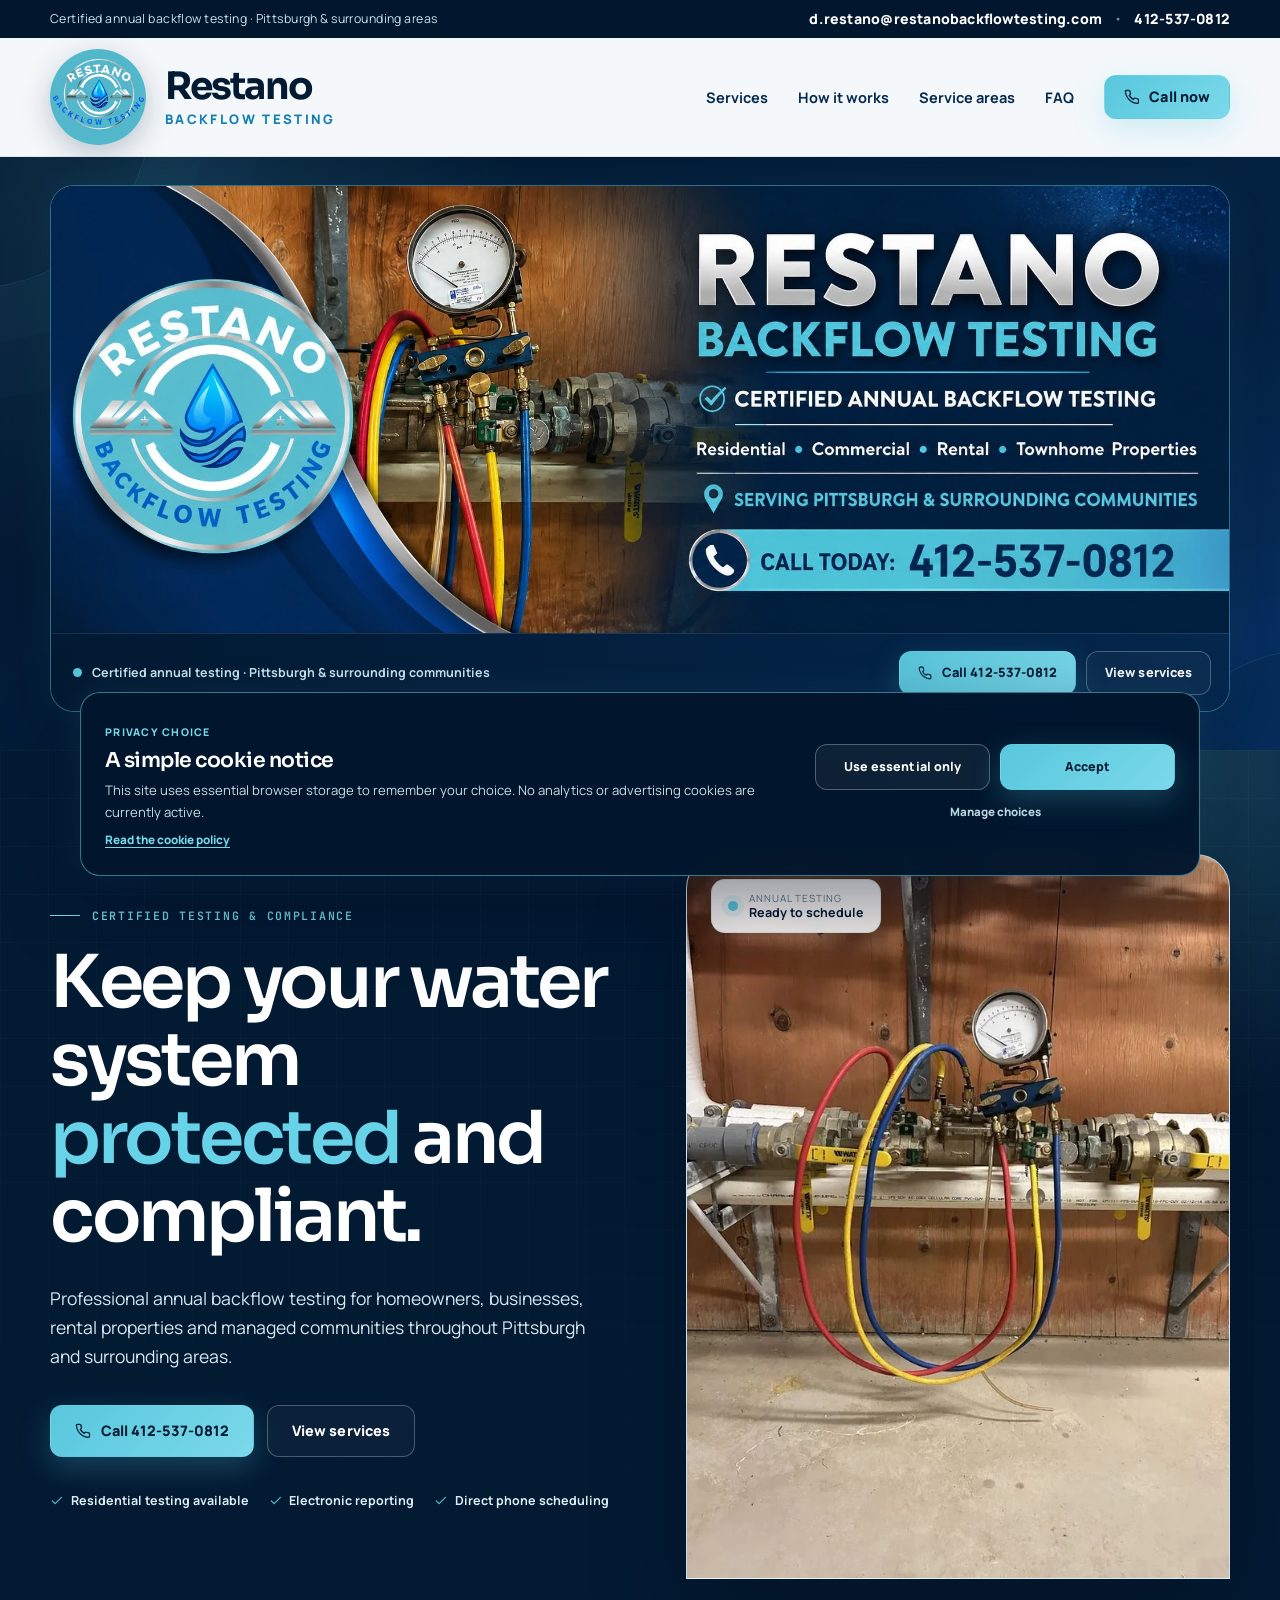
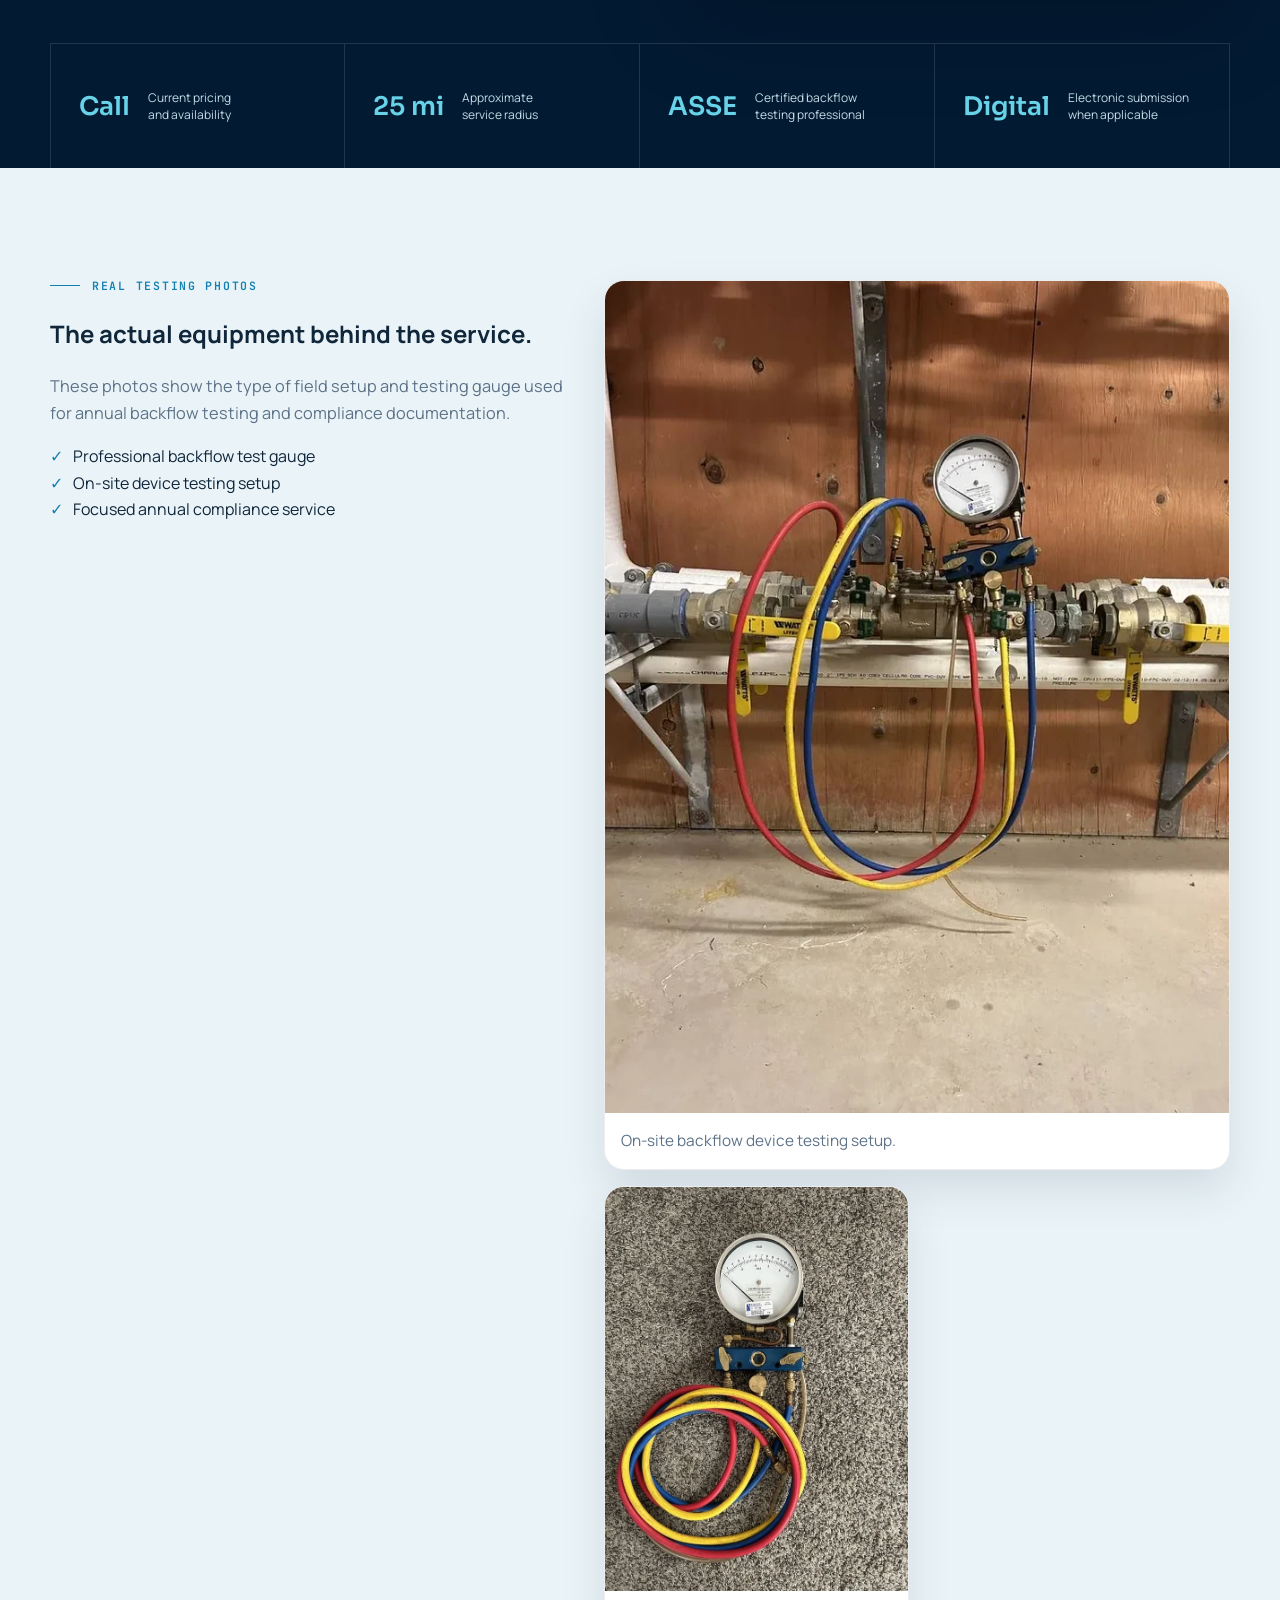
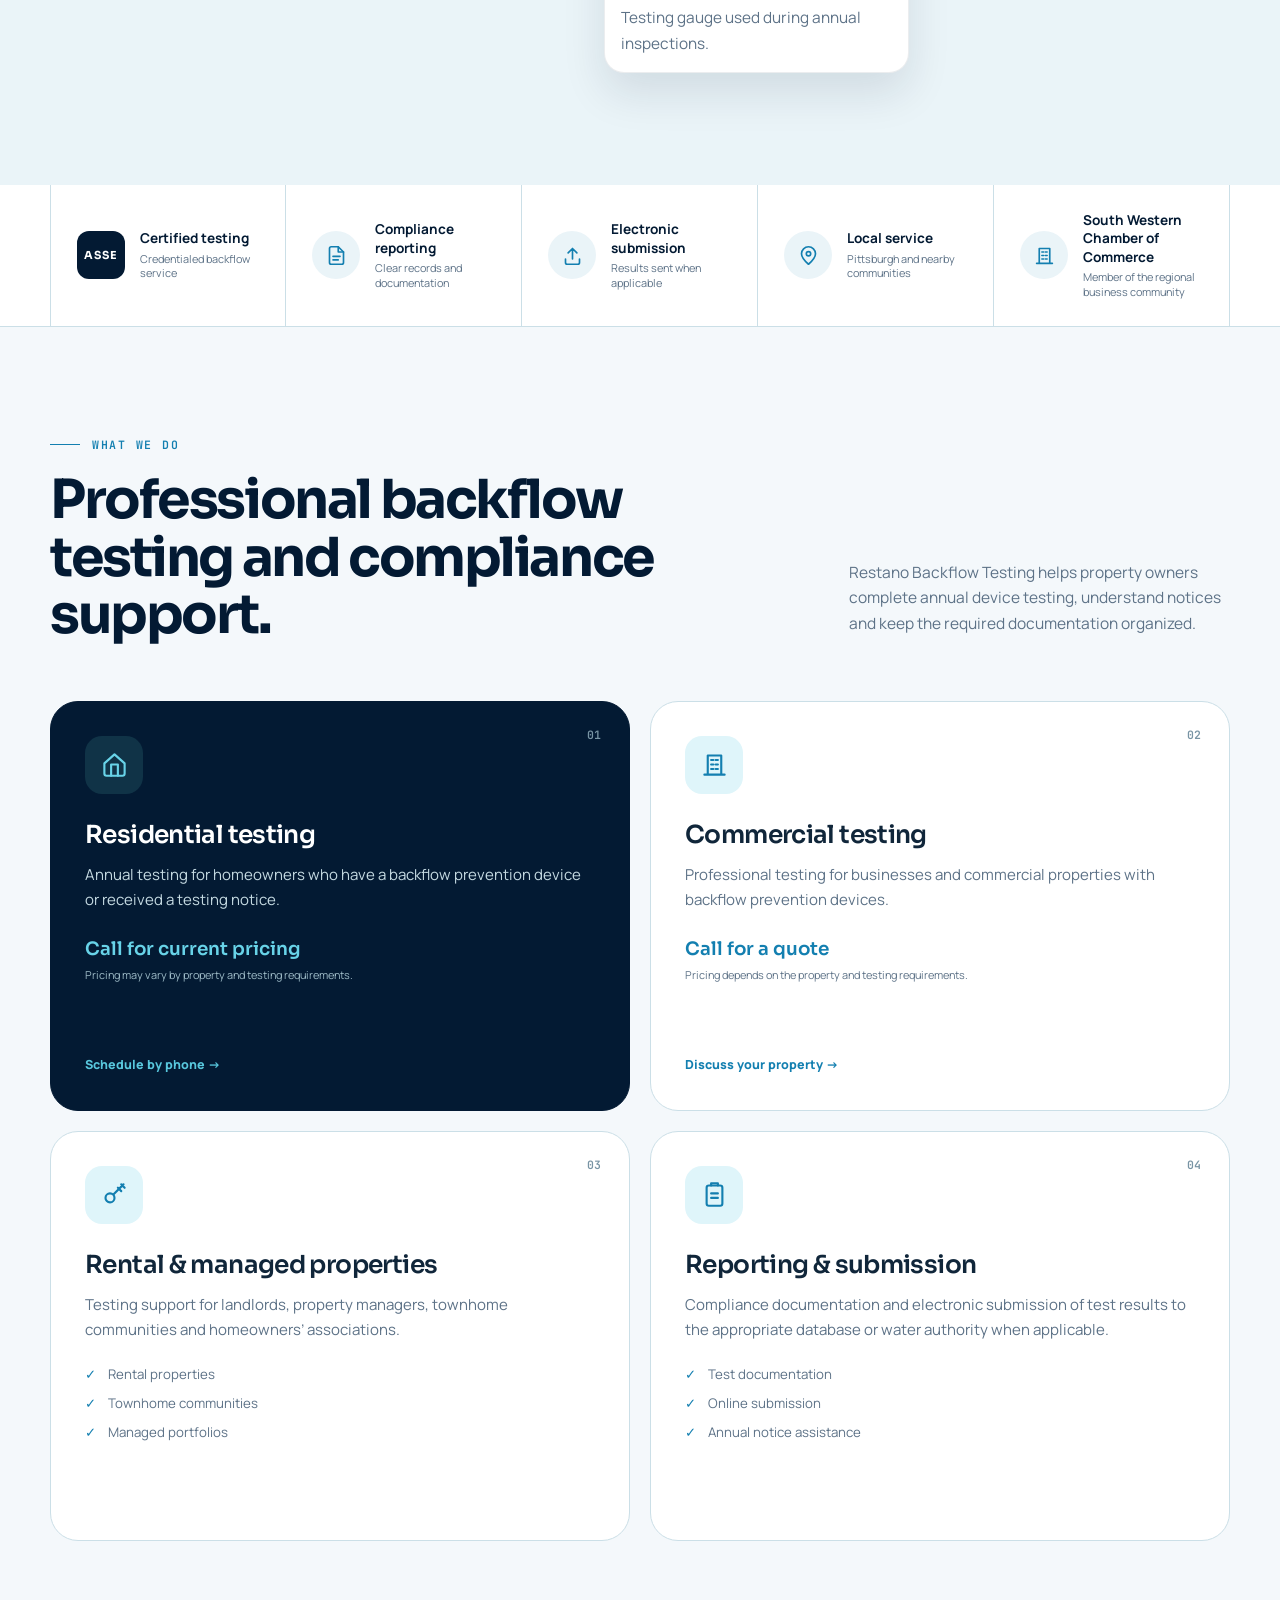
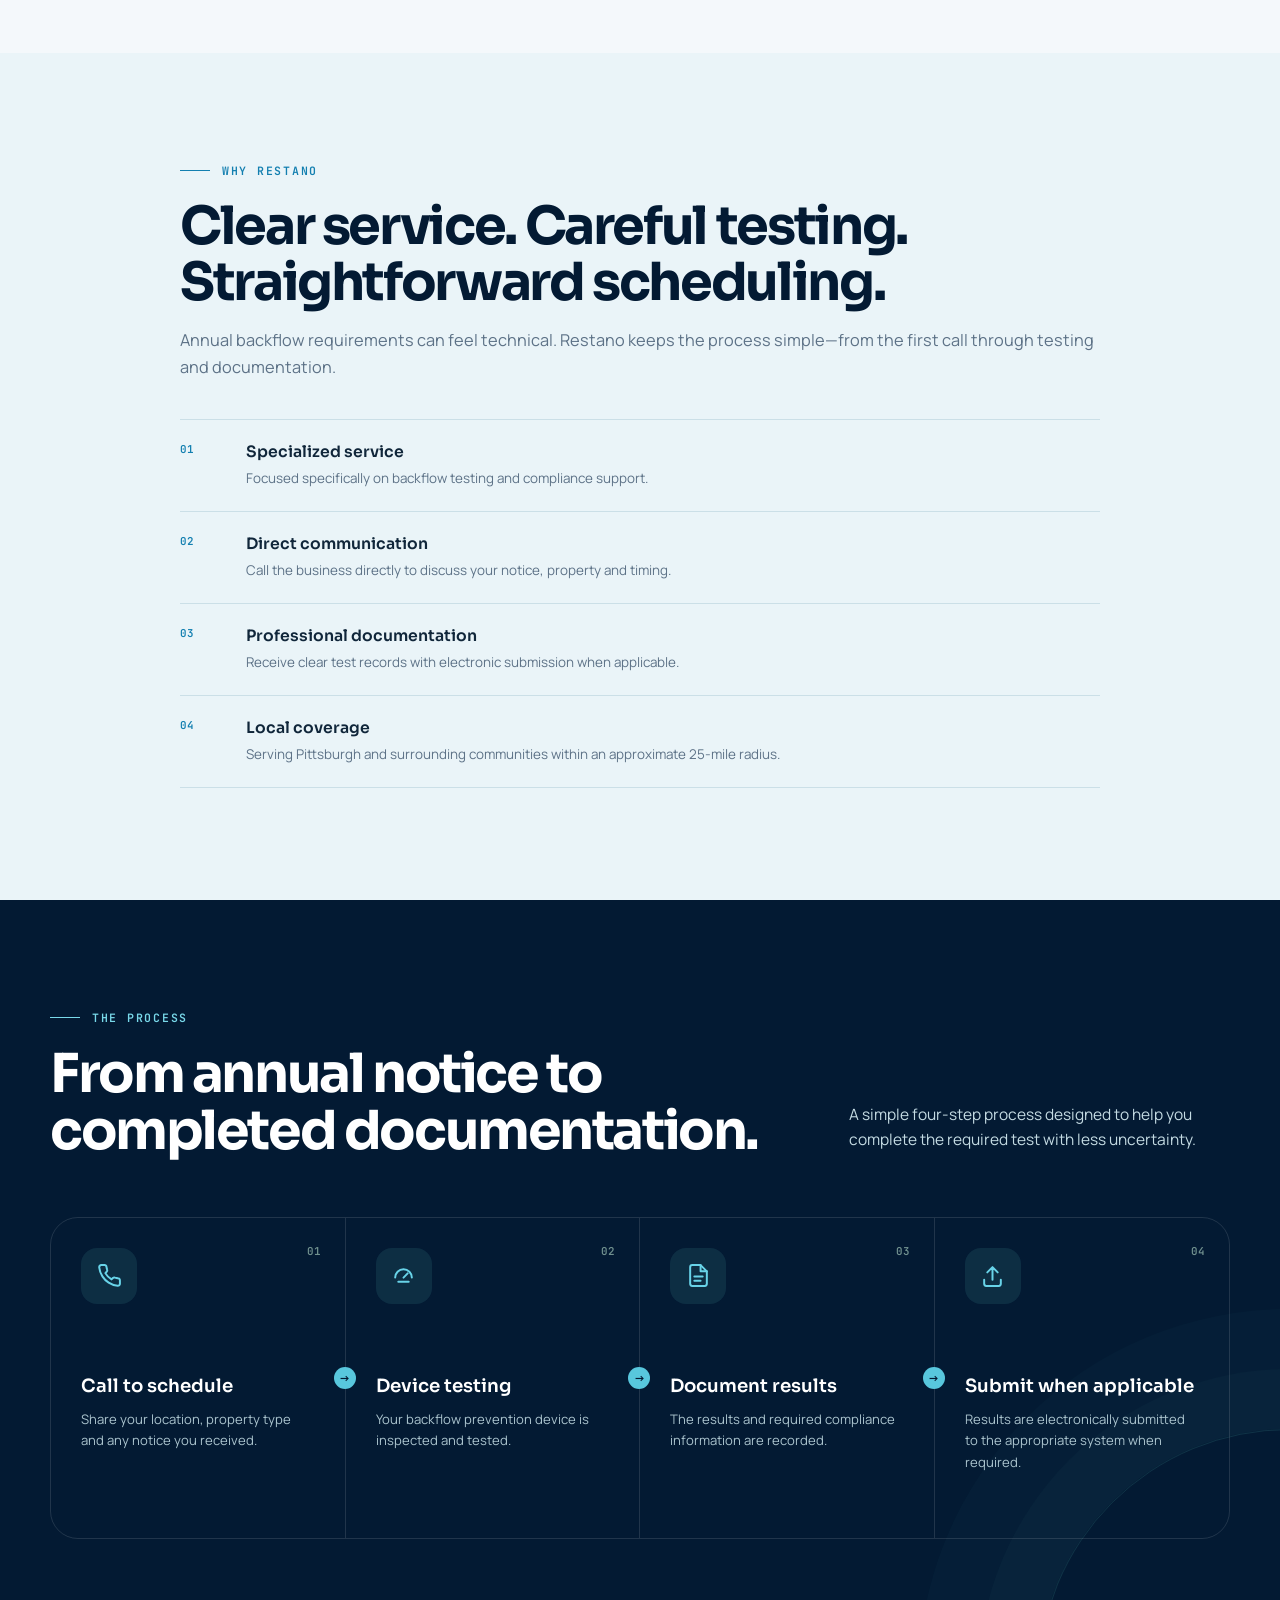
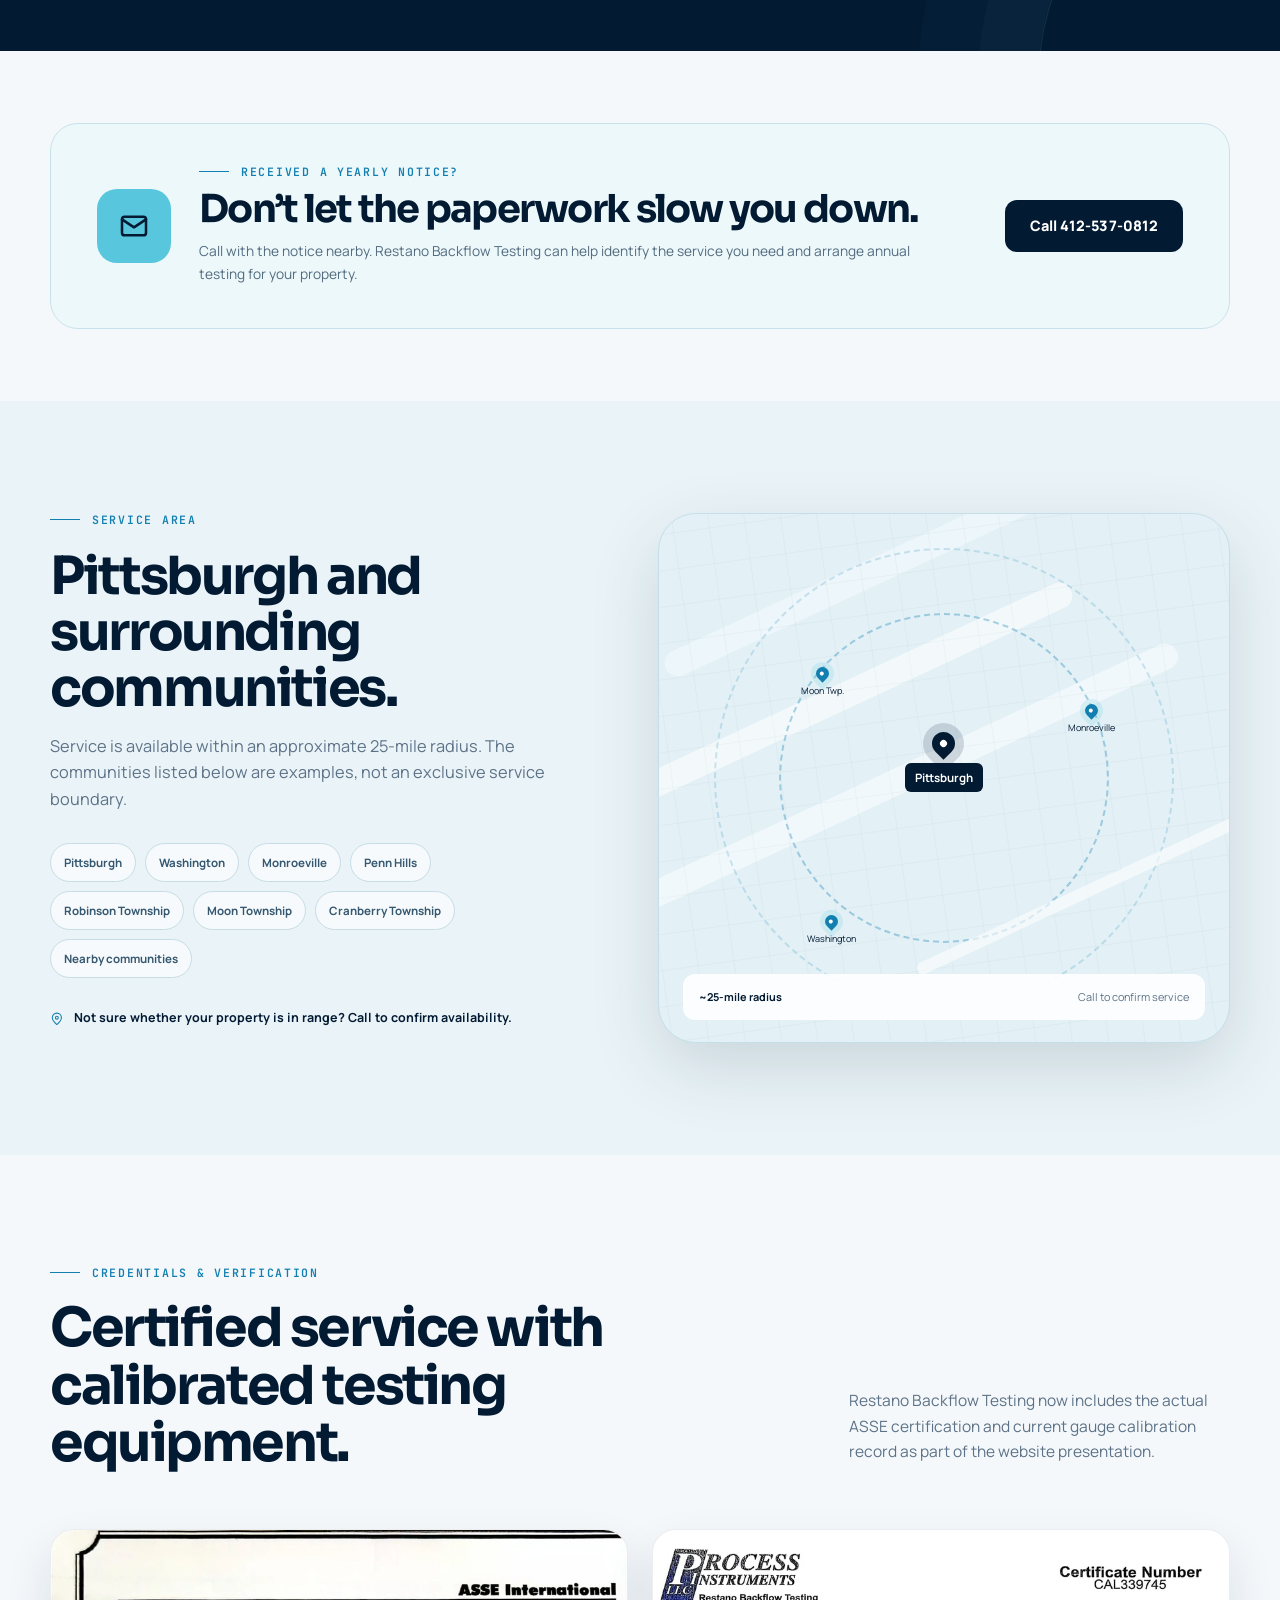
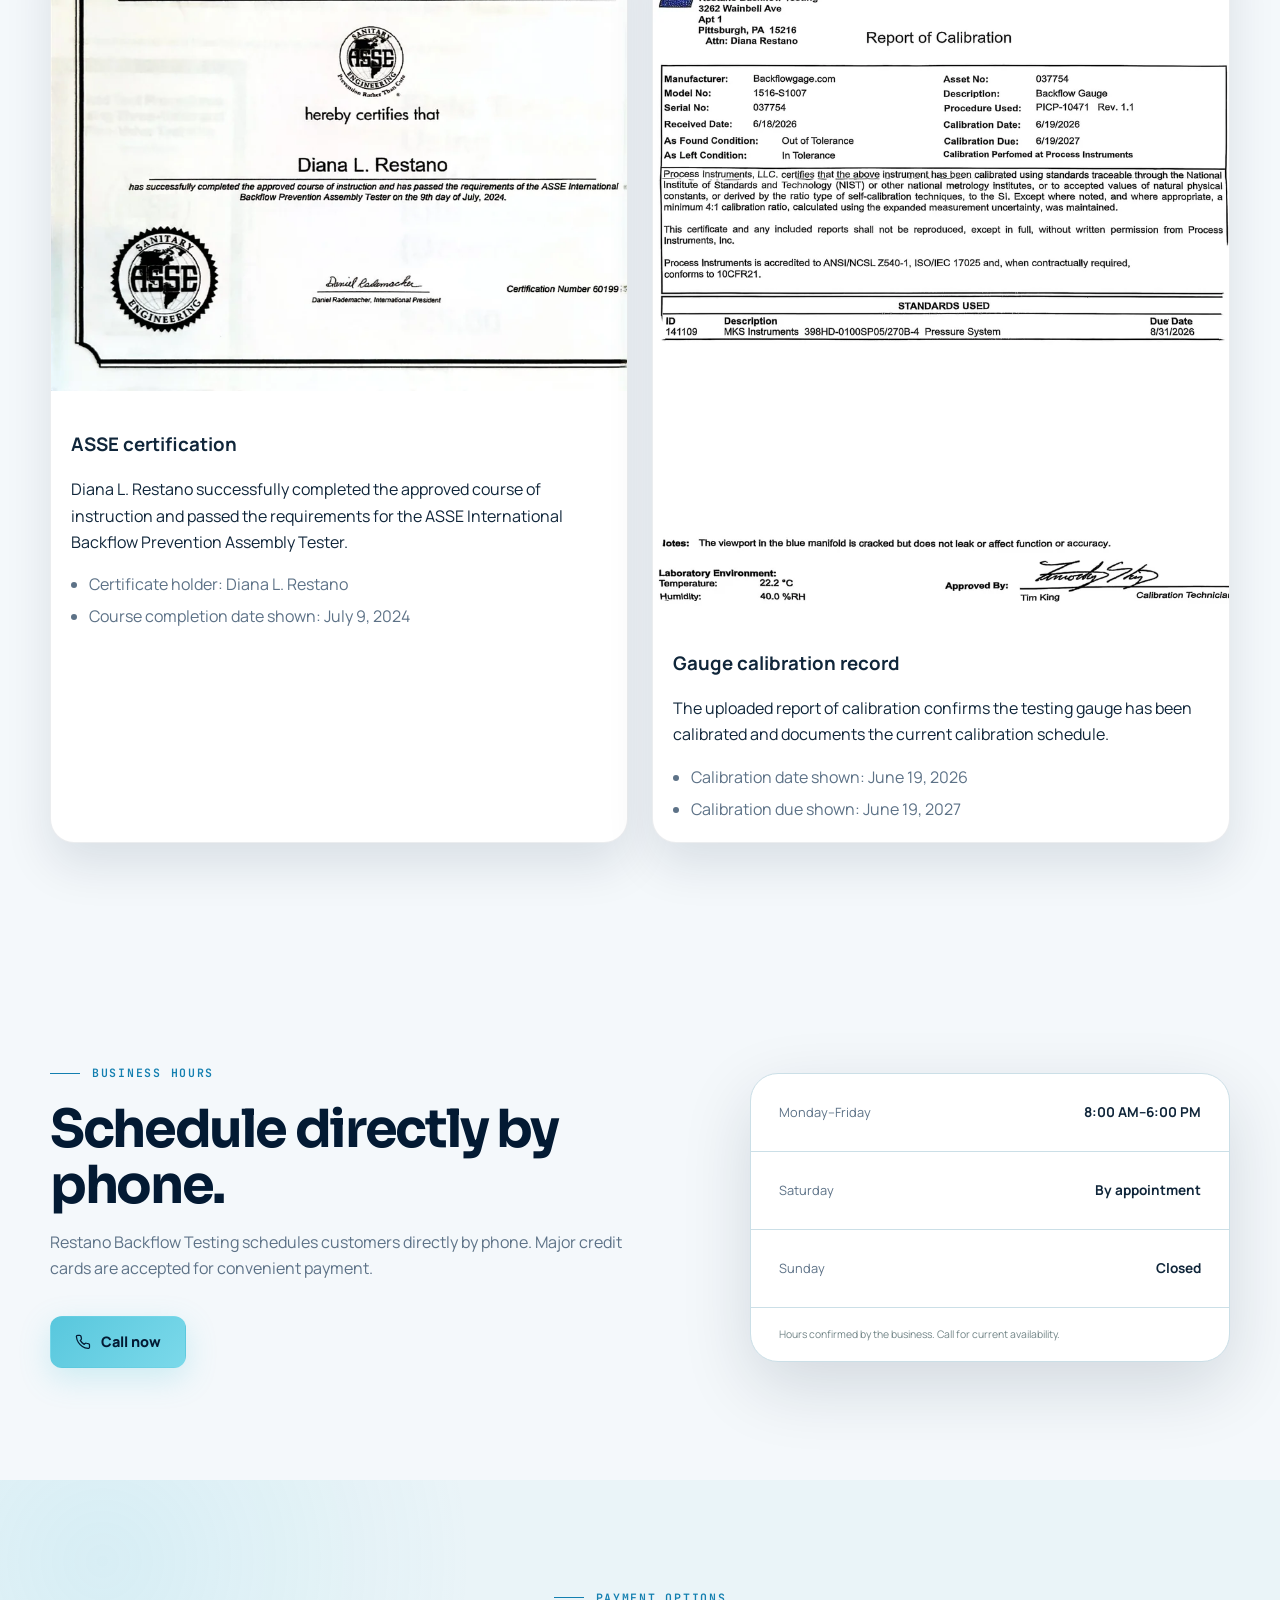
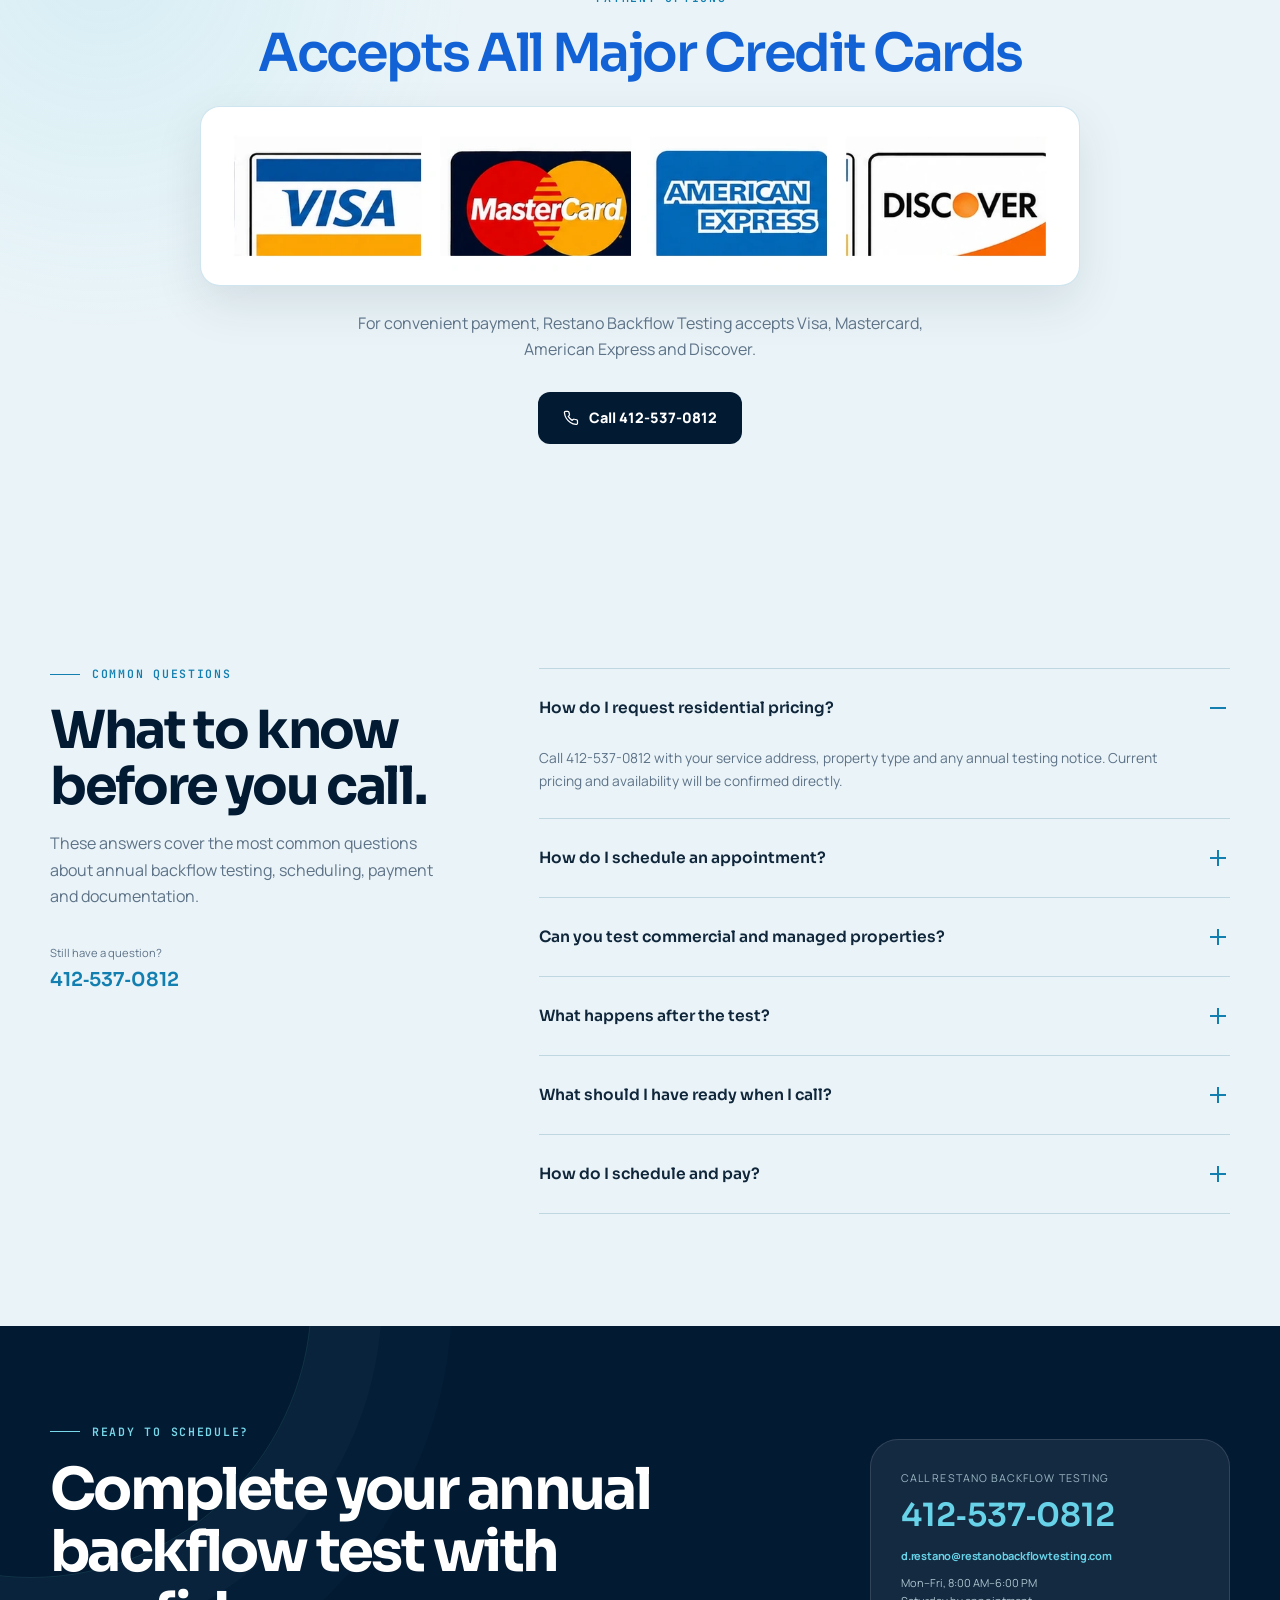
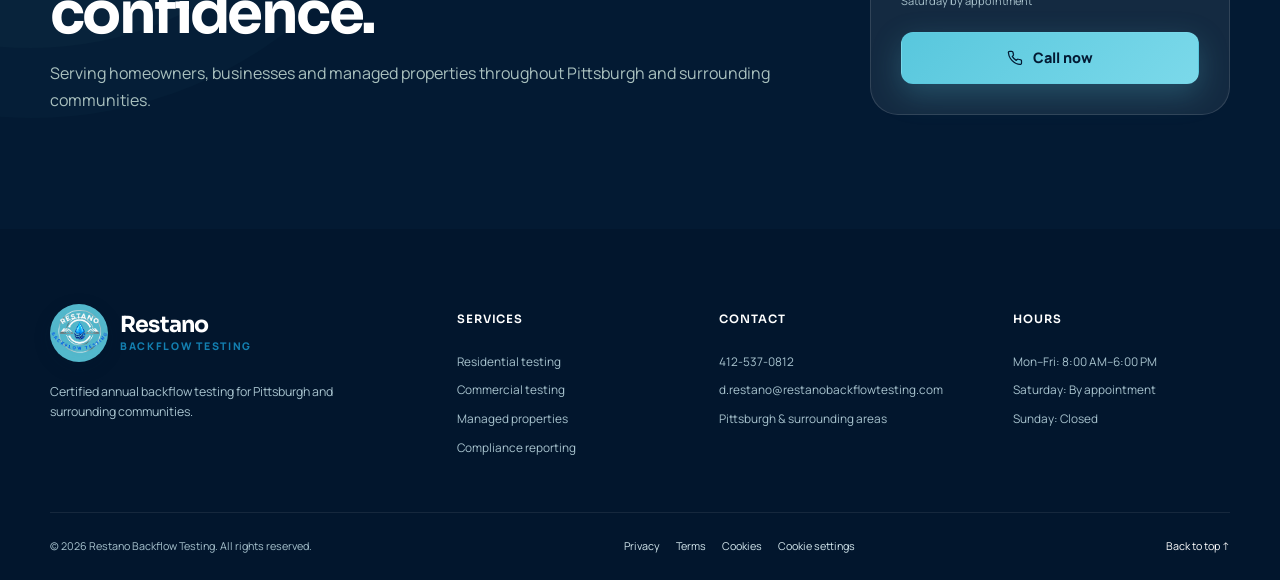
<file: index.html>
<!DOCTYPE html>
<html lang="en">
<head>
  <meta charset="utf-8">
  <meta name="viewport" content="width=device-width, initial-scale=1">
  <meta name="theme-color" content="#031a33">
  <meta name="description" content="Certified annual backflow testing for homes, businesses, rental properties and managed communities throughout Pittsburgh and surrounding areas.">
  <meta name="robots" content="index,follow">
  <meta property="og:title" content="Restano Backflow Testing">
  <meta property="og:description" content="Certified annual backflow testing serving Pittsburgh and surrounding communities.">
  <meta property="og:type" content="website">
  <meta property="og:url" content="https://restanobackflowtesting.com/">
  <script>document.documentElement.classList.add("js");</script>
  <link rel="icon" href="assets/favicon.png" type="image/png">
  <link rel="manifest" href="site.webmanifest">
  <link rel="stylesheet" href="styles.css">
  <title>Restano Backflow Testing | Pittsburgh, PA</title>
</head>
<body>
  <a class="skip-link" href="#main">Skip to main content</a>

  <div class="utility-bar">
    <div class="container utility-inner">
      <p>Certified annual backflow testing · Pittsburgh &amp; surrounding areas</p>
      <div class="utility-contact" aria-label="Business contact information">
        <a class="utility-email" href="mailto:d.restano@restanobackflowtesting.com">d.restano@restanobackflowtesting.com</a>
        <span class="utility-divider" aria-hidden="true">•</span>
        <a class="utility-phone" href="tel:+14125370812" aria-label="Call Restano Backflow Testing at 412-537-0812">412&#8209;537&#8209;0812</a>
      </div>
    </div>
  </div>

  <header class="site-header" id="top">
    <div class="container nav-wrap">
      <a class="brand" href="#top" aria-label="Restano Backflow Testing home">
        <img src="assets/restano-logo.jpg" alt="Restano Backflow Testing logo" width="76" height="76">
        <span class="brand-copy"><strong>Restano</strong><small>Backflow Testing</small></span>
      </a>

      <button class="menu-toggle" type="button" aria-expanded="false" aria-controls="primary-nav">
        <span class="sr-only">Open navigation</span>
        <span></span><span></span><span></span>
      </button>

      <nav class="primary-nav" id="primary-nav" aria-label="Primary navigation">
        <a href="#services">Services</a>
        <a href="#process">How it works</a>
        <a href="#areas">Service areas</a>
        <a href="#faq">FAQ</a>
        <a class="button button-small button-primary nav-call" href="tel:+14125370812">
          <svg aria-hidden="true" class="icon"><use href="#icon-phone"></use></svg>
          Call now
        </a>
      </nav>
    </div>
  </header>

  <main id="main">
    <section class="banner-hero" aria-label="Restano Backflow Testing overview">
      <div class="container">
        <div class="banner-shell reveal">
          <div class="banner-visual">
            <img src="assets/Banner.jpg" alt="Restano Backflow Testing certified annual backflow testing for residential, commercial, rental and townhome properties in Pittsburgh and surrounding communities. Call 412-537-0812." width="2035" height="773">
            <span class="banner-sheen" aria-hidden="true"></span>
          </div>
          <div class="banner-footer">
            <p><span class="banner-pulse" aria-hidden="true"></span> Certified annual testing · Pittsburgh &amp; surrounding communities</p>
            <div class="banner-actions">
              <a class="button button-primary" href="tel:+14125370812">
                <svg aria-hidden="true" class="icon"><use href="#icon-phone"></use></svg>
                Call 412&#8209;537&#8209;0812
              </a>
              <a class="button button-ghost" href="#services">View services</a>
            </div>
          </div>
        </div>
      </div>
    </section>
    <section class="hero section-dark">
      <div class="hero-grid-pattern" aria-hidden="true"></div>
      <div class="container hero-layout">
        <div class="hero-copy reveal">
          <p class="eyebrow"><span></span> Certified testing &amp; compliance</p>
          <h1>Keep your water system <em>protected</em> and compliant.</h1>
          <p class="hero-lead">Professional annual backflow testing for homeowners, businesses, rental properties and managed communities throughout Pittsburgh and surrounding areas.</p>
          <div class="hero-actions">
            <a class="button button-primary" href="tel:+14125370812">
              <svg aria-hidden="true" class="icon"><use href="#icon-phone"></use></svg>
              Call 412&#8209;537&#8209;0812
            </a>
            <a class="button button-ghost" href="#services">View services</a>
          </div>
          <ul class="hero-points">
            <li><svg aria-hidden="true" class="icon"><use href="#icon-check"></use></svg> Residential testing available</li>
            <li><svg aria-hidden="true" class="icon"><use href="#icon-check"></use></svg> Electronic reporting</li>
            <li><svg aria-hidden="true" class="icon"><use href="#icon-check"></use></svg> Direct phone scheduling</li>
          </ul>
        </div>

        <div class="hero-visual reveal reveal-delay-1" role="img" aria-label="Photograph of a backflow testing gauge connected to a prevention device">
          <div class="hero-image-card">
            <img src="assets/installed-device.webp" alt="Backflow testing gauge connected to a prevention device during field testing" width="675" height="900">
            <div class="status-chip status-chip-top">
              <span class="status-dot"></span>
              <div><small>Annual testing</small><strong>Ready to schedule</strong></div>
            </div>
          </div>
        </div>
      </div>

      <div class="container hero-stats reveal reveal-delay-2">
        <div><strong>Call</strong><span>Current pricing<br>and availability</span></div>
        <div><strong>25 mi</strong><span>Approximate<br>service radius</span></div>
        <div><strong>ASSE</strong><span>Certified backflow<br>testing professional</span></div>
        <div><strong>Digital</strong><span>Electronic submission<br>when applicable</span></div>
      </div>
    </section>

    <section class="section field-photos section-mist" id="photos">
      <div class="container field-layout">
        <div class="field-copy reveal">
          <p class="eyebrow eyebrow-dark"><span></span> Real testing photos</p>
          <h2>The actual equipment behind the service.</h2>
          <p class="lead">These photos show the type of field setup and testing gauge used for annual backflow testing and compliance documentation.</p>
          <ul class="check-list">
            <li>Professional backflow test gauge</li>
            <li>On-site device testing setup</li>
            <li>Focused annual compliance service</li>
          </ul>
        </div>
        <div class="field-gallery">
          <figure class="photo-card photo-large reveal reveal-delay-1">
            <img src="assets/installed-device.webp" alt="Backflow test gauge connected to a device during on-site inspection" width="675" height="900" loading="lazy">
            <figcaption>On-site backflow device testing setup.</figcaption>
          </figure>
          <figure class="photo-card reveal reveal-delay-2">
            <img src="assets/test-gauge.webp" alt="Backflow testing gauge with red, yellow and blue hoses" width="675" height="900" loading="lazy">
            <figcaption>Testing gauge used during annual inspections.</figcaption>
          </figure>
        </div>
      </div>
    </section>

    <section class="trust-strip" aria-label="Credentials and service commitments">
      <div class="container trust-grid">
        <div class="trust-item reveal">
          <div class="trust-badge asse-badge"><span>ASSE</span></div>
          <div><strong>Certified testing</strong><small>Credentialed backflow service</small></div>
        </div>
        <div class="trust-item reveal reveal-delay-1">
          <div class="trust-icon"><svg aria-hidden="true" class="icon"><use href="#icon-file"></use></svg></div>
          <div><strong>Compliance reporting</strong><small>Clear records and documentation</small></div>
        </div>
        <div class="trust-item reveal reveal-delay-2">
          <div class="trust-icon"><svg aria-hidden="true" class="icon"><use href="#icon-upload"></use></svg></div>
          <div><strong>Electronic submission</strong><small>Results sent when applicable</small></div>
        </div>
        <div class="trust-item reveal reveal-delay-3">
          <div class="trust-icon"><svg aria-hidden="true" class="icon"><use href="#icon-map"></use></svg></div>
          <div><strong>Local service</strong><small>Pittsburgh and nearby communities</small></div>
        </div>
        <div class="trust-item reveal reveal-delay-3">
          <div class="trust-icon"><svg aria-hidden="true" class="icon"><use href="#icon-building"></use></svg></div>
          <div><strong>South Western Chamber of Commerce</strong><small>Member of the regional business community</small></div>
        </div>
      </div>
    </section>

    <section class="section services" id="services">
      <div class="container">
        <div class="section-heading reveal">
          <div>
            <p class="eyebrow eyebrow-dark"><span></span> What we do</p>
            <h2>Professional backflow testing and compliance support.</h2>
          </div>
          <p>Restano Backflow Testing helps property owners complete annual device testing, understand notices and keep the required documentation organized.</p>
        </div>

        <div class="service-grid">
          <article class="service-card featured reveal">
            <div class="service-number">01</div>
            <div class="service-icon"><svg aria-hidden="true" class="icon"><use href="#icon-home"></use></svg></div>
            <h3>Residential testing</h3>
            <p>Annual testing for homeowners who have a backflow prevention device or received a testing notice.</p>
            <div class="price-line"><strong>Call for current pricing</strong><span>Pricing may vary by property and testing requirements.</span></div>
            <a href="tel:+14125370812">Schedule by phone <span aria-hidden="true">→</span></a>
          </article>

          <article class="service-card reveal reveal-delay-1">
            <div class="service-number">02</div>
            <div class="service-icon"><svg aria-hidden="true" class="icon"><use href="#icon-building"></use></svg></div>
            <h3>Commercial testing</h3>
            <p>Professional testing for businesses and commercial properties with backflow prevention devices.</p>
            <div class="price-line"><strong>Call for a quote</strong><span>Pricing depends on the property and testing requirements.</span></div>
            <a href="tel:+14125370812">Discuss your property <span aria-hidden="true">→</span></a>
          </article>

          <article class="service-card reveal reveal-delay-2">
            <div class="service-number">03</div>
            <div class="service-icon"><svg aria-hidden="true" class="icon"><use href="#icon-keys"></use></svg></div>
            <h3>Rental &amp; managed properties</h3>
            <p>Testing support for landlords, property managers, townhome communities and homeowners’ associations.</p>
            <ul class="check-list compact">
              <li>Rental properties</li>
              <li>Townhome communities</li>
              <li>Managed portfolios</li>
            </ul>
          </article>

          <article class="service-card reveal reveal-delay-3">
            <div class="service-number">04</div>
            <div class="service-icon"><svg aria-hidden="true" class="icon"><use href="#icon-clipboard"></use></svg></div>
            <h3>Reporting &amp; submission</h3>
            <p>Compliance documentation and electronic submission of test results to the appropriate database or water authority when applicable.</p>
            <ul class="check-list compact">
              <li>Test documentation</li>
              <li>Online submission</li>
              <li>Annual notice assistance</li>
            </ul>
          </article>
        </div>
      </div>
    </section>

    <section class="section why section-mist">
      <div class="container why-layout why-layout-copy-only">
        <div class="why-copy reveal">
          <p class="eyebrow eyebrow-dark"><span></span> Why Restano</p>
          <h2>Clear service. Careful testing. Straightforward scheduling.</h2>
          <p class="lead">Annual backflow requirements can feel technical. Restano keeps the process simple—from the first call through testing and documentation.</p>
          <div class="reason-list">
            <div><span>01</span><div><h3>Specialized service</h3><p>Focused specifically on backflow testing and compliance support.</p></div></div>
            <div><span>02</span><div><h3>Direct communication</h3><p>Call the business directly to discuss your notice, property and timing.</p></div></div>
            <div><span>03</span><div><h3>Professional documentation</h3><p>Receive clear test records with electronic submission when applicable.</p></div></div>
            <div><span>04</span><div><h3>Local coverage</h3><p>Serving Pittsburgh and surrounding communities within an approximate 25-mile radius.</p></div></div>
          </div>
        </div>
      </div>
    </section>

    <section class="section process section-dark" id="process">
      <div class="container">
        <div class="section-heading light reveal">
          <div>
            <p class="eyebrow"><span></span> The process</p>
            <h2>From annual notice to completed documentation.</h2>
          </div>
          <p>A simple four-step process designed to help you complete the required test with less uncertainty.</p>
        </div>

        <ol class="process-grid">
          <li class="reveal">
            <span class="step-number">01</span>
            <div class="step-icon"><svg aria-hidden="true" class="icon"><use href="#icon-phone"></use></svg></div>
            <h3>Call to schedule</h3>
            <p>Share your location, property type and any notice you received.</p>
          </li>
          <li class="reveal reveal-delay-1">
            <span class="step-number">02</span>
            <div class="step-icon"><svg aria-hidden="true" class="icon"><use href="#icon-gauge"></use></svg></div>
            <h3>Device testing</h3>
            <p>Your backflow prevention device is inspected and tested.</p>
          </li>
          <li class="reveal reveal-delay-2">
            <span class="step-number">03</span>
            <div class="step-icon"><svg aria-hidden="true" class="icon"><use href="#icon-file"></use></svg></div>
            <h3>Document results</h3>
            <p>The results and required compliance information are recorded.</p>
          </li>
          <li class="reveal reveal-delay-3">
            <span class="step-number">04</span>
            <div class="step-icon"><svg aria-hidden="true" class="icon"><use href="#icon-upload"></use></svg></div>
            <h3>Submit when applicable</h3>
            <p>Results are electronically submitted to the appropriate system when required.</p>
          </li>
        </ol>
      </div>
    </section>

    <section class="section notice-section">
      <div class="container notice-card reveal">
        <div class="notice-icon"><svg aria-hidden="true" class="icon"><use href="#icon-mail"></use></svg></div>
        <div>
          <p class="eyebrow eyebrow-dark"><span></span> Received a yearly notice?</p>
          <h2>Don’t let the paperwork slow you down.</h2>
          <p>Call with the notice nearby. Restano Backflow Testing can help identify the service you need and arrange annual testing for your property.</p>
        </div>
        <a class="button button-dark" href="tel:+14125370812">Call 412&#8209;537&#8209;0812</a>
      </div>
    </section>

    <section class="section areas section-mist" id="areas">
      <div class="container areas-layout">
        <div class="areas-copy reveal">
          <p class="eyebrow eyebrow-dark"><span></span> Service area</p>
          <h2>Pittsburgh and surrounding communities.</h2>
          <p class="lead">Service is available within an approximate 25-mile radius. The communities listed below are examples, not an exclusive service boundary.</p>
          <ul class="area-chips">
            <li>Pittsburgh</li><li>Washington</li><li>Monroeville</li><li>Penn Hills</li><li>Robinson Township</li><li>Moon Township</li><li>Cranberry Township</li><li>Nearby communities</li>
          </ul>
          <p class="area-note"><svg aria-hidden="true" class="icon"><use href="#icon-map"></use></svg> Not sure whether your property is in range? Call to confirm availability.</p>
        </div>

        <div class="map-card reveal reveal-delay-1" role="img" aria-label="Decorative service radius map centered on Pittsburgh">
          <div class="map-grid" aria-hidden="true"></div>
          <div class="radius-ring radius-ring-1" aria-hidden="true"></div>
          <div class="radius-ring radius-ring-2" aria-hidden="true"></div>
          <div class="map-pin main-pin"><span></span><strong>Pittsburgh</strong></div>
          <div class="map-pin pin-one"><span></span><small>Moon Twp.</small></div>
          <div class="map-pin pin-two"><span></span><small>Monroeville</small></div>
          <div class="map-pin pin-three"><span></span><small>Washington</small></div>
          <div class="map-legend"><b>~25-mile radius</b><span>Call to confirm service</span></div>
        </div>
      </div>
    </section>

    <section class="section credentials-section" id="credentials">
      <div class="container">
        <div class="section-heading reveal">
          <div>
            <p class="eyebrow eyebrow-dark"><span></span> Credentials & verification</p>
            <h2>Certified service with calibrated testing equipment.</h2>
          </div>
          <p>Restano Backflow Testing now includes the actual ASSE certification and current gauge calibration record as part of the website presentation.</p>
        </div>

        <div class="credentials-grid">
          <article class="credential-card reveal">
            <figure class="credential-media">
              <img src="assets/asse-certificate.webp" alt="ASSE International certificate issued to Diana L. Restano" width="900" height="720" loading="lazy">
            </figure>
            <div class="credential-copy">
              <h3>ASSE certification</h3>
              <p>Diana L. Restano successfully completed the approved course of instruction and passed the requirements for the ASSE International Backflow Prevention Assembly Tester.</p>
              <ul class="mini-list">
                <li>Certificate holder: Diana L. Restano</li>
                <li>Course completion date shown: July 9, 2024</li>
              </ul>
            </div>
          </article>

          <article class="credential-card reveal reveal-delay-1">
            <figure class="credential-media">
              <img src="assets/calibration-certificate.webp" alt="Calibration certificate for the backflow testing gauge" width="900" height="1062" loading="lazy">
            </figure>
            <div class="credential-copy">
              <h3>Gauge calibration record</h3>
              <p>The uploaded report of calibration confirms the testing gauge has been calibrated and documents the current calibration schedule.</p>
              <ul class="mini-list">
                <li>Calibration date shown: June 19, 2026</li>
                <li>Calibration due shown: June 19, 2027</li>
              </ul>
            </div>
          </article>
        </div>
      </div>
    </section>

    <section class="section hours-section">
      <div class="container hours-layout">
        <div class="hours-copy reveal">
          <p class="eyebrow eyebrow-dark"><span></span> Business hours</p>
          <h2>Schedule directly by phone.</h2>
          <p>Restano Backflow Testing schedules customers directly by phone. Major credit cards are accepted for convenient payment.</p>
          <a class="button button-primary" href="tel:+14125370812"><svg aria-hidden="true" class="icon"><use href="#icon-phone"></use></svg> Call now</a>
        </div>
        <div class="hours-card reveal reveal-delay-1">
          <div><span>Monday–Friday</span><strong>8:00 AM–6:00 PM</strong></div>
          <div><span>Saturday</span><strong>By appointment</strong></div>
          <div><span>Sunday</span><strong>Closed</strong></div>
          <small>Hours confirmed by the business. Call for current availability.</small>
        </div>
      </div>
    </section>


    <section class="section payments-section section-mist" id="payments">
      <div class="container payments-layout">
        <div class="payments-copy reveal">
          <p class="eyebrow eyebrow-dark"><span></span> Payment options</p>
          <h2 class="credit-card-title">Accepts All Major Credit Cards</h2>
          <figure class="payment-logos" aria-label="Accepted credit cards">
            <img src="assets/accepted-card-logos.webp" alt="Visa, Mastercard, American Express and Discover" width="1212" height="216" loading="lazy">
          </figure>
          <p>For convenient payment, Restano Backflow Testing accepts Visa, Mastercard, American Express and Discover.</p>
          <a class="button button-dark" href="tel:+14125370812">
            <svg aria-hidden="true" class="icon"><use href="#icon-phone"></use></svg>
            Call 412&#8209;537&#8209;0812
          </a>
        </div>
      </div>
    </section>

    <section class="section faq section-mist" id="faq">
      <div class="container faq-layout">
        <div class="faq-heading reveal">
          <p class="eyebrow eyebrow-dark"><span></span> Common questions</p>
          <h2>What to know before you call.</h2>
          <p>These answers cover the most common questions about annual backflow testing, scheduling, payment and documentation.</p>
          <div class="faq-contact"><span>Still have a question?</span><a href="tel:+14125370812">412&#8209;537&#8209;0812</a></div>
        </div>

        <div class="accordion reveal reveal-delay-1">
          <details open>
            <summary>How do I request residential pricing?<span></span></summary>
            <div><p>Call 412-537-0812 with your service address, property type and any annual testing notice. Current pricing and availability will be confirmed directly.</p></div>
          </details>
          <details>
            <summary>How do I schedule an appointment?<span></span></summary>
            <div><p>Call 412-537-0812 with your service address, property type and any annual testing notice. Restano Backflow Testing will confirm availability and the next step.</p></div>
          </details>
          <details>
            <summary>Can you test commercial and managed properties?<span></span></summary>
            <div><p>Yes. Commercial properties, rental properties, townhome communities and managed properties can call to discuss testing needs and request a quote.</p></div>
          </details>
          <details>
            <summary>What happens after the test?<span></span></summary>
            <div><p>The test results and compliance documentation are recorded. Electronic submission to the appropriate online database or water authority is completed when applicable.</p></div>
          </details>
          <details>
            <summary>What should I have ready when I call?<span></span></summary>
            <div><p>Have your service address, property type and any annual testing notice available. Those details help determine the next step.</p></div>
          </details>
          <details>
            <summary>How do I schedule and pay?<span></span></summary>
            <div><p>Call 412-537-0812 to schedule. American Express, Mastercard, Visa and Discover are accepted.</p></div>
          </details>
        </div>
      </div>
    </section>

    <section class="final-cta section-dark">
      <div class="container final-cta-inner reveal">
        <div>
          <p class="eyebrow"><span></span> Ready to schedule?</p>
          <h2>Complete your annual backflow test with confidence.</h2>
          <p>Serving homeowners, businesses and managed properties throughout Pittsburgh and surrounding communities.</p>
        </div>
        <div class="cta-panel">
          <span>Call Restano Backflow Testing</span>
          <a href="tel:+14125370812">412&#8209;537&#8209;0812</a>
          <a class="cta-email" href="mailto:d.restano@restanobackflowtesting.com">d.restano@restanobackflowtesting.com</a>
          <small>Mon–Fri, 8:00 AM–6:00 PM<br>Saturday by appointment</small>
          <a class="button button-primary" href="tel:+14125370812"><svg aria-hidden="true" class="icon"><use href="#icon-phone"></use></svg> Call now</a>
        </div>
      </div>
    </section>
  </main>

  <footer class="site-footer">
    <div class="container footer-grid">
      <div class="footer-brand">
        <a class="brand" href="#top">
          <img src="assets/restano-logo.jpg" alt="Restano Backflow Testing logo" width="54" height="54">
          <span class="brand-copy"><strong>Restano</strong><small>Backflow Testing</small></span>
        </a>
        <p>Certified annual backflow testing for Pittsburgh and surrounding communities.</p>
      </div>
      <div>
        <h2>Services</h2>
        <a href="#services">Residential testing</a>
        <a href="#services">Commercial testing</a>
        <a href="#services">Managed properties</a>
        <a href="#services">Compliance reporting</a>
      </div>
      <div>
        <h2>Contact</h2>
        <a href="tel:+14125370812">412&#8209;537&#8209;0812</a>
        <a href="mailto:d.restano@restanobackflowtesting.com">d.restano@restanobackflowtesting.com</a>
        <span>Pittsburgh &amp; surrounding areas</span>
      </div>
      <div>
        <h2>Hours</h2>
        <span>Mon–Fri: 8:00 AM–6:00 PM</span>
        <span>Saturday: By appointment</span>
        <span>Sunday: Closed</span>
      </div>
    </div>
    <div class="container footer-bottom">
      <p>© <span id="year">2026</span> Restano Backflow Testing. All rights reserved.</p>
      <nav class="footer-legal" aria-label="Legal links">
        <a href="privacy.html">Privacy</a>
        <a href="terms.html">Terms</a>
        <a href="cookie-policy.html">Cookies</a>
        <button type="button" class="footer-cookie-button" data-cookie-settings>Cookie settings</button>
      </nav>
      <a href="#top">Back to top <span aria-hidden="true">↑</span></a>
    </div>
  </footer>

  <a class="mobile-call" href="tel:+14125370812"><svg aria-hidden="true" class="icon"><use href="#icon-phone"></use></svg><span>Call now</span><strong>412&#8209;537&#8209;0812</strong></a>

  <svg width="0" height="0" class="svg-sprite" aria-hidden="true" focusable="false">
    <symbol id="icon-phone" viewBox="0 0 24 24"><path d="M22 16.92v3a2 2 0 0 1-2.18 2 19.8 19.8 0 0 1-8.63-3.07 19.5 19.5 0 0 1-6-6A19.8 19.8 0 0 1 2.12 4.18 2 2 0 0 1 4.11 2h3a2 2 0 0 1 2 1.72c.12.9.33 1.78.62 2.63a2 2 0 0 1-.45 2.11L8 9.73a16 16 0 0 0 6 6l1.27-1.27a2 2 0 0 1 2.11-.45c.85.29 1.73.5 2.63.62A2 2 0 0 1 22 16.92z"/></symbol>
    <symbol id="icon-check" viewBox="0 0 24 24"><path d="m20 6-11 11-5-5"/></symbol>
    <symbol id="icon-file" viewBox="0 0 24 24"><path d="M14 2H6a2 2 0 0 0-2 2v16a2 2 0 0 0 2 2h12a2 2 0 0 0 2-2V8z"/><path d="M14 2v6h6M8 13h8M8 17h6"/></symbol>
    <symbol id="icon-upload" viewBox="0 0 24 24"><path d="M12 16V4M7 9l5-5 5 5M20 16v4a2 2 0 0 1-2 2H6a2 2 0 0 1-2-2v-4"/></symbol>
    <symbol id="icon-map" viewBox="0 0 24 24"><path d="M20 10c0 5-8 12-8 12S4 15 4 10a8 8 0 1 1 16 0z"/><circle cx="12" cy="10" r="2.5"/></symbol>
    <symbol id="icon-home" viewBox="0 0 24 24"><path d="m3 11 9-8 9 8v9a2 2 0 0 1-2 2H5a2 2 0 0 1-2-2z"/><path d="M9 22V12h6v10"/></symbol>
    <symbol id="icon-building" viewBox="0 0 24 24"><path d="M3 21h18M6 21V4h12v17M9 8h2M13 8h2M9 12h2M13 12h2M9 16h2M13 16h2"/></symbol>
    <symbol id="icon-keys" viewBox="0 0 24 24"><circle cx="8" cy="15" r="4"/><path d="m11 12 9-9M18 3l3 3M15 6l3 3"/></symbol>
    <symbol id="icon-clipboard" viewBox="0 0 24 24"><rect x="5" y="4" width="14" height="18" rx="2"/><path d="M9 4V2h6v2M9 11h6M9 15h6"/></symbol>
    <symbol id="icon-gauge" viewBox="0 0 24 24"><path d="M4 14a8 8 0 1 1 16 0"/><path d="m12 14 4-4M7 18h10"/></symbol>
    <symbol id="icon-mail" viewBox="0 0 24 24"><rect x="3" y="5" width="18" height="14" rx="2"/><path d="m3 7 9 6 9-6"/></symbol>
  </svg>

  <script src="script.js"></script>
</body>
</html>
</file>
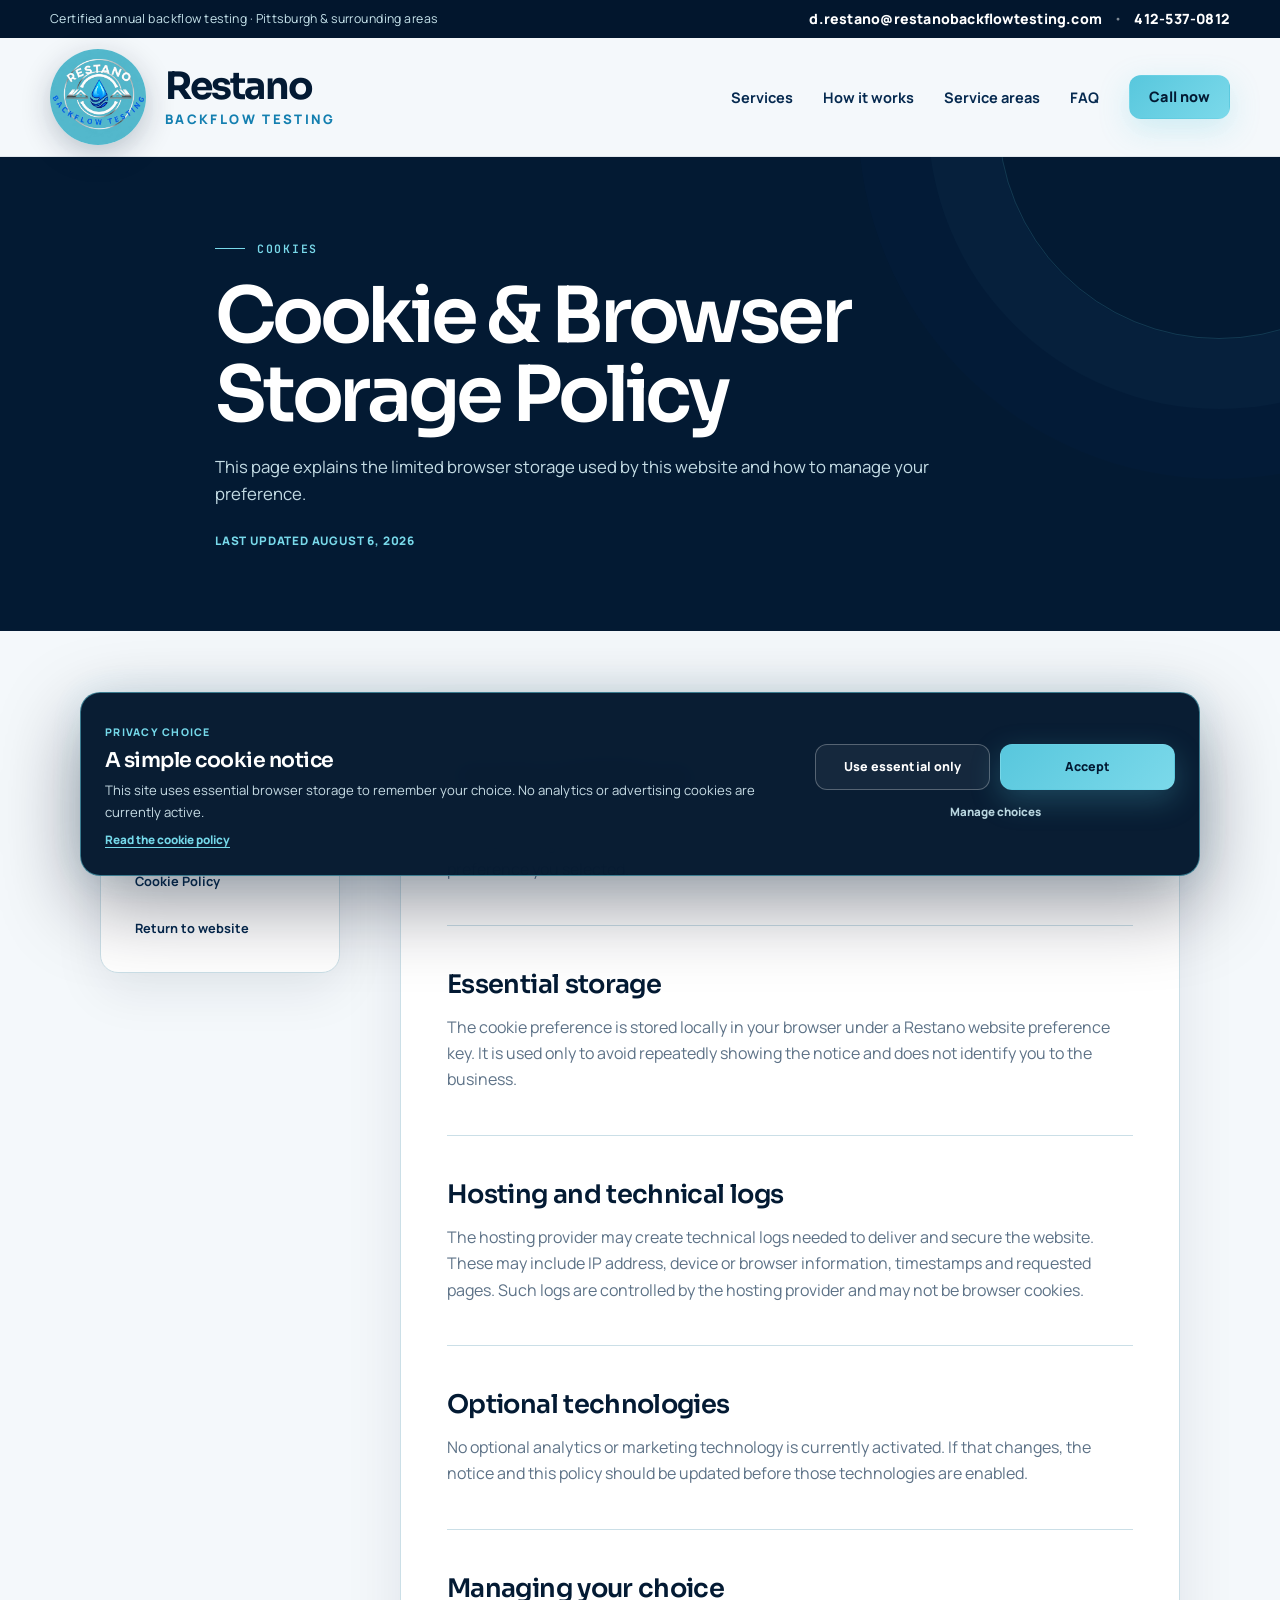
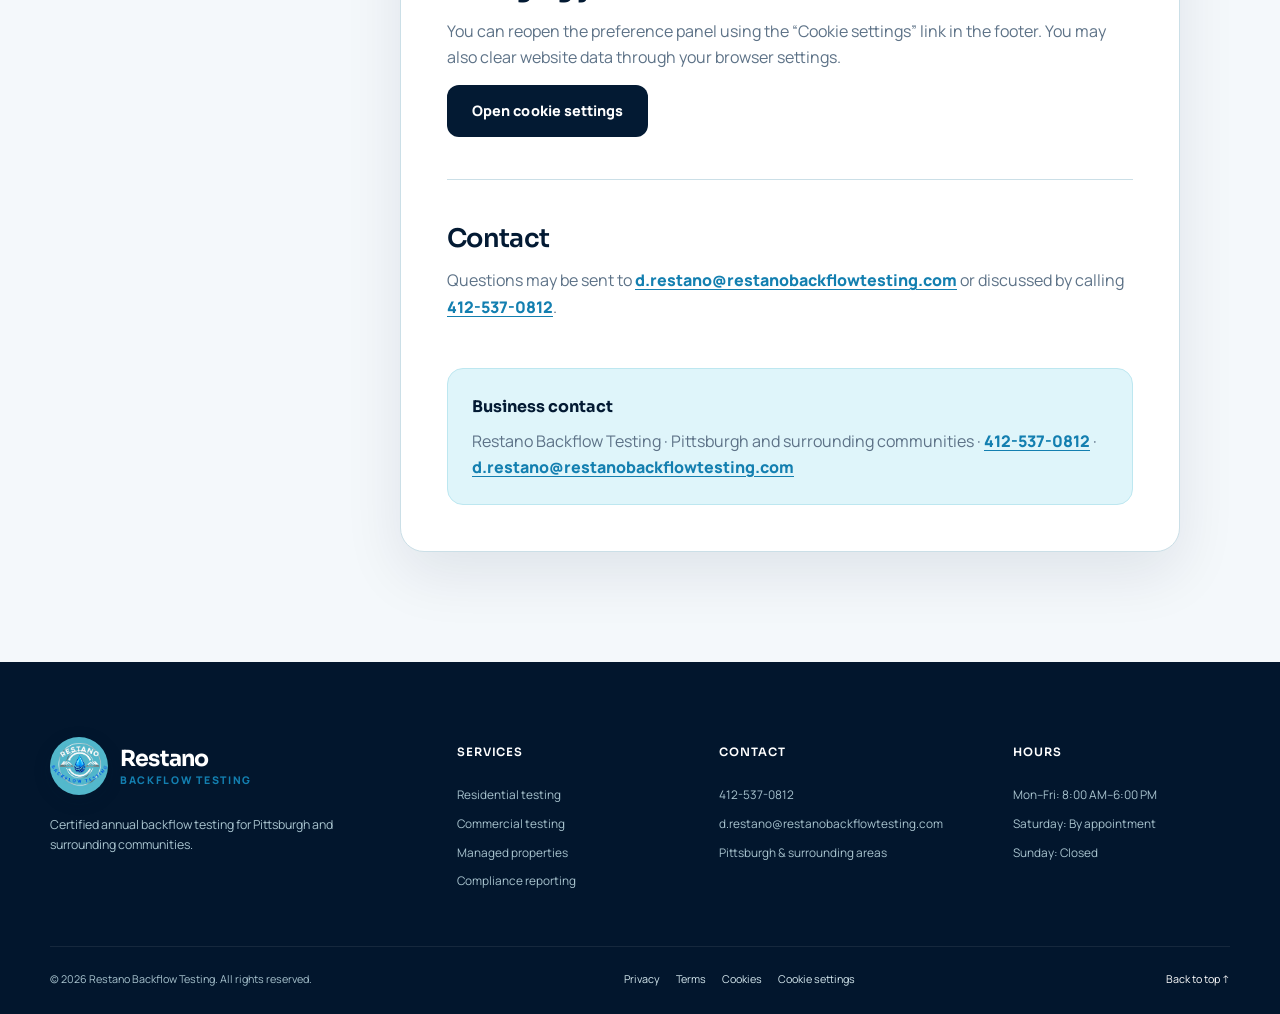
<file: cookie-policy.html>
<!DOCTYPE html>
<html lang="en">
<head>
  <meta charset="utf-8">
  <meta name="viewport" content="width=device-width, initial-scale=1">
  <meta name="theme-color" content="#031a33">
  <meta name="robots" content="index,follow">
  <script>document.documentElement.classList.add("js");</script>
  <link rel="icon" href="assets/favicon.png" type="image/png">
  <link rel="manifest" href="site.webmanifest">
  <link rel="stylesheet" href="styles.css">
  <meta name="description" content="Cookie and browser-storage policy for Restano Backflow Testing.">
  <title>Cookie Policy | Restano Backflow Testing</title>
</head>
<body class="legal-page">
  <a class="skip-link" href="#main">Skip to main content</a>

  <div class="utility-bar">
    <div class="container utility-inner">
      <p>Certified annual backflow testing · Pittsburgh &amp; surrounding areas</p>
      <div class="utility-contact" aria-label="Business contact information">
        <a class="utility-email" href="mailto:d.restano@restanobackflowtesting.com">d.restano@restanobackflowtesting.com</a>
        <span class="utility-divider" aria-hidden="true">•</span>
        <a class="utility-phone" href="tel:+14125370812" aria-label="Call Restano Backflow Testing at 412-537-0812">412-537-0812</a>
      </div>
    </div>
  </div>

  <header class="site-header" id="top">
    <div class="container nav-wrap">
      <a class="brand" href="index.html" aria-label="Restano Backflow Testing home">
        <img src="assets/restano-logo.jpg" alt="Restano Backflow Testing logo" width="76" height="76">
        <span class="brand-copy"><strong>Restano</strong><small>Backflow Testing</small></span>
      </a>
      <button class="menu-toggle" type="button" aria-expanded="false" aria-controls="primary-nav">
        <span class="sr-only">Open navigation</span><span></span><span></span><span></span>
      </button>
      <nav class="primary-nav" id="primary-nav" aria-label="Primary navigation">
        <a href="index.html#services">Services</a>
        <a href="index.html#process">How it works</a>
        <a href="index.html#areas">Service areas</a>
        <a href="index.html#faq">FAQ</a>
        <a class="button button-small button-primary nav-call" href="tel:+14125370812">Call now</a>
      </nav>
    </div>
  </header>
  <main id="main">
    <section class="legal-hero section-dark">
      <div class="container legal-hero-inner reveal">
        <p class="eyebrow"><span></span> Cookies</p>
        <h1>Cookie & Browser Storage Policy</h1>
        <p>This page explains the limited browser storage used by this website and how to manage your preference.</p>
        <span class="legal-updated">Last updated August 6, 2026</span>
      </div>
    </section>
    <section class="legal-main">
      <div class="container legal-layout">
        <aside class="legal-aside" aria-label="Legal pages">
          <strong>Website policies</strong>
          <a href="privacy.html">Privacy Policy</a>
          <a href="terms.html">Terms of Use</a>
          <a href="cookie-policy.html">Cookie Policy</a>
          <a href="index.html">Return to website</a>
        </aside>
        <article class="legal-content">

      <section><h2>Current website use</h2><p>This website currently does not use advertising cookies or analytics trackers. It uses essential browser storage to remember whether you have responded to the cookie notice and which preference you selected.</p></section>
      <section><h2>Essential storage</h2><p>The cookie preference is stored locally in your browser under a Restano website preference key. It is used only to avoid repeatedly showing the notice and does not identify you to the business.</p></section>
      <section><h2>Hosting and technical logs</h2><p>The hosting provider may create technical logs needed to deliver and secure the website. These may include IP address, device or browser information, timestamps and requested pages. Such logs are controlled by the hosting provider and may not be browser cookies.</p></section>
      <section><h2>Optional technologies</h2><p>No optional analytics or marketing technology is currently activated. If that changes, the notice and this policy should be updated before those technologies are enabled.</p></section>
      <section><h2>Managing your choice</h2><p>You can reopen the preference panel using the “Cookie settings” link in the footer. You may also clear website data through your browser settings.</p><p><button class="button button-dark" type="button" data-cookie-settings>Open cookie settings</button></p></section>
      <section><h2>Contact</h2><p>Questions may be sent to <a href="mailto:d.restano@restanobackflowtesting.com">d.restano@restanobackflowtesting.com</a> or discussed by calling <a href="tel:+14125370812">412-537-0812</a>.</p></section>
          <div class="legal-note"><strong>Business contact</strong><p>Restano Backflow Testing · Pittsburgh and surrounding communities · <a href="tel:+14125370812">412-537-0812</a> · <a href="mailto:d.restano@restanobackflowtesting.com">d.restano@restanobackflowtesting.com</a></p></div>
        </article>
      </div>
    </section>
  </main>
  <footer class="site-footer">
    <div class="container footer-grid">
      <div class="footer-brand">
        <a class="brand" href="index.html">
          <img src="assets/restano-logo.jpg" alt="Restano Backflow Testing logo" width="54" height="54">
          <span class="brand-copy"><strong>Restano</strong><small>Backflow Testing</small></span>
        </a>
        <p>Certified annual backflow testing for Pittsburgh and surrounding communities.</p>
      </div>
      <div><h2>Services</h2><a href="index.html#services">Residential testing</a><a href="index.html#services">Commercial testing</a><a href="index.html#services">Managed properties</a><a href="index.html#services">Compliance reporting</a></div>
      <div><h2>Contact</h2><a href="tel:+14125370812">412-537-0812</a><a href="mailto:d.restano@restanobackflowtesting.com">d.restano@restanobackflowtesting.com</a><span>Pittsburgh &amp; surrounding areas</span></div>
      <div><h2>Hours</h2><span>Mon–Fri: 8:00 AM–6:00 PM</span><span>Saturday: By appointment</span><span>Sunday: Closed</span></div>
    </div>
    <div class="container footer-bottom">
      <p>© <span id="year">2026</span> Restano Backflow Testing. All rights reserved.</p>
      <nav class="footer-legal" aria-label="Legal links">
        <a href="privacy.html">Privacy</a><a href="terms.html">Terms</a><a href="cookie-policy.html">Cookies</a><button type="button" class="footer-cookie-button" data-cookie-settings>Cookie settings</button>
      </nav>
      <a href="#top">Back to top <span aria-hidden="true">↑</span></a>
    </div>
  </footer>
  <a class="mobile-call" href="tel:+14125370812"><span>Call now</span><strong>412-537-0812</strong></a>
  <script src="script.js"></script>
</body>
</html>
</file>
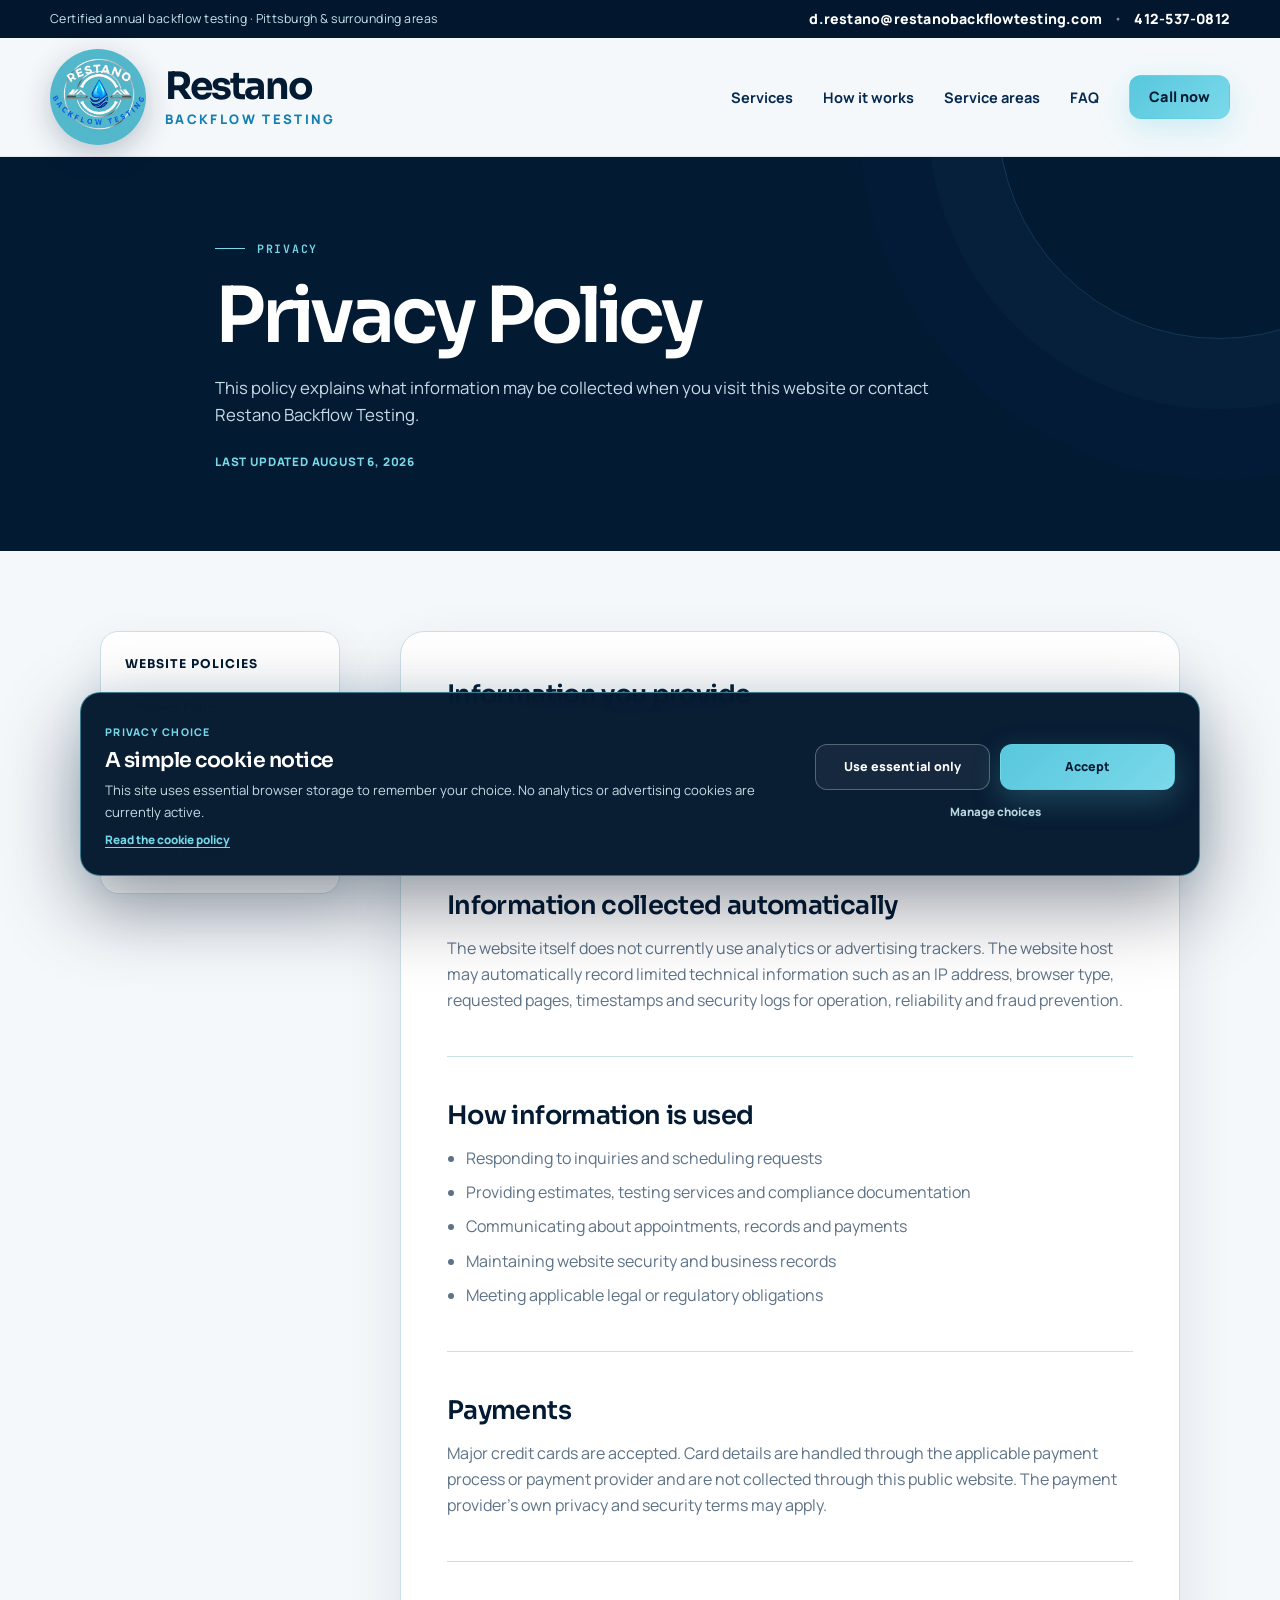
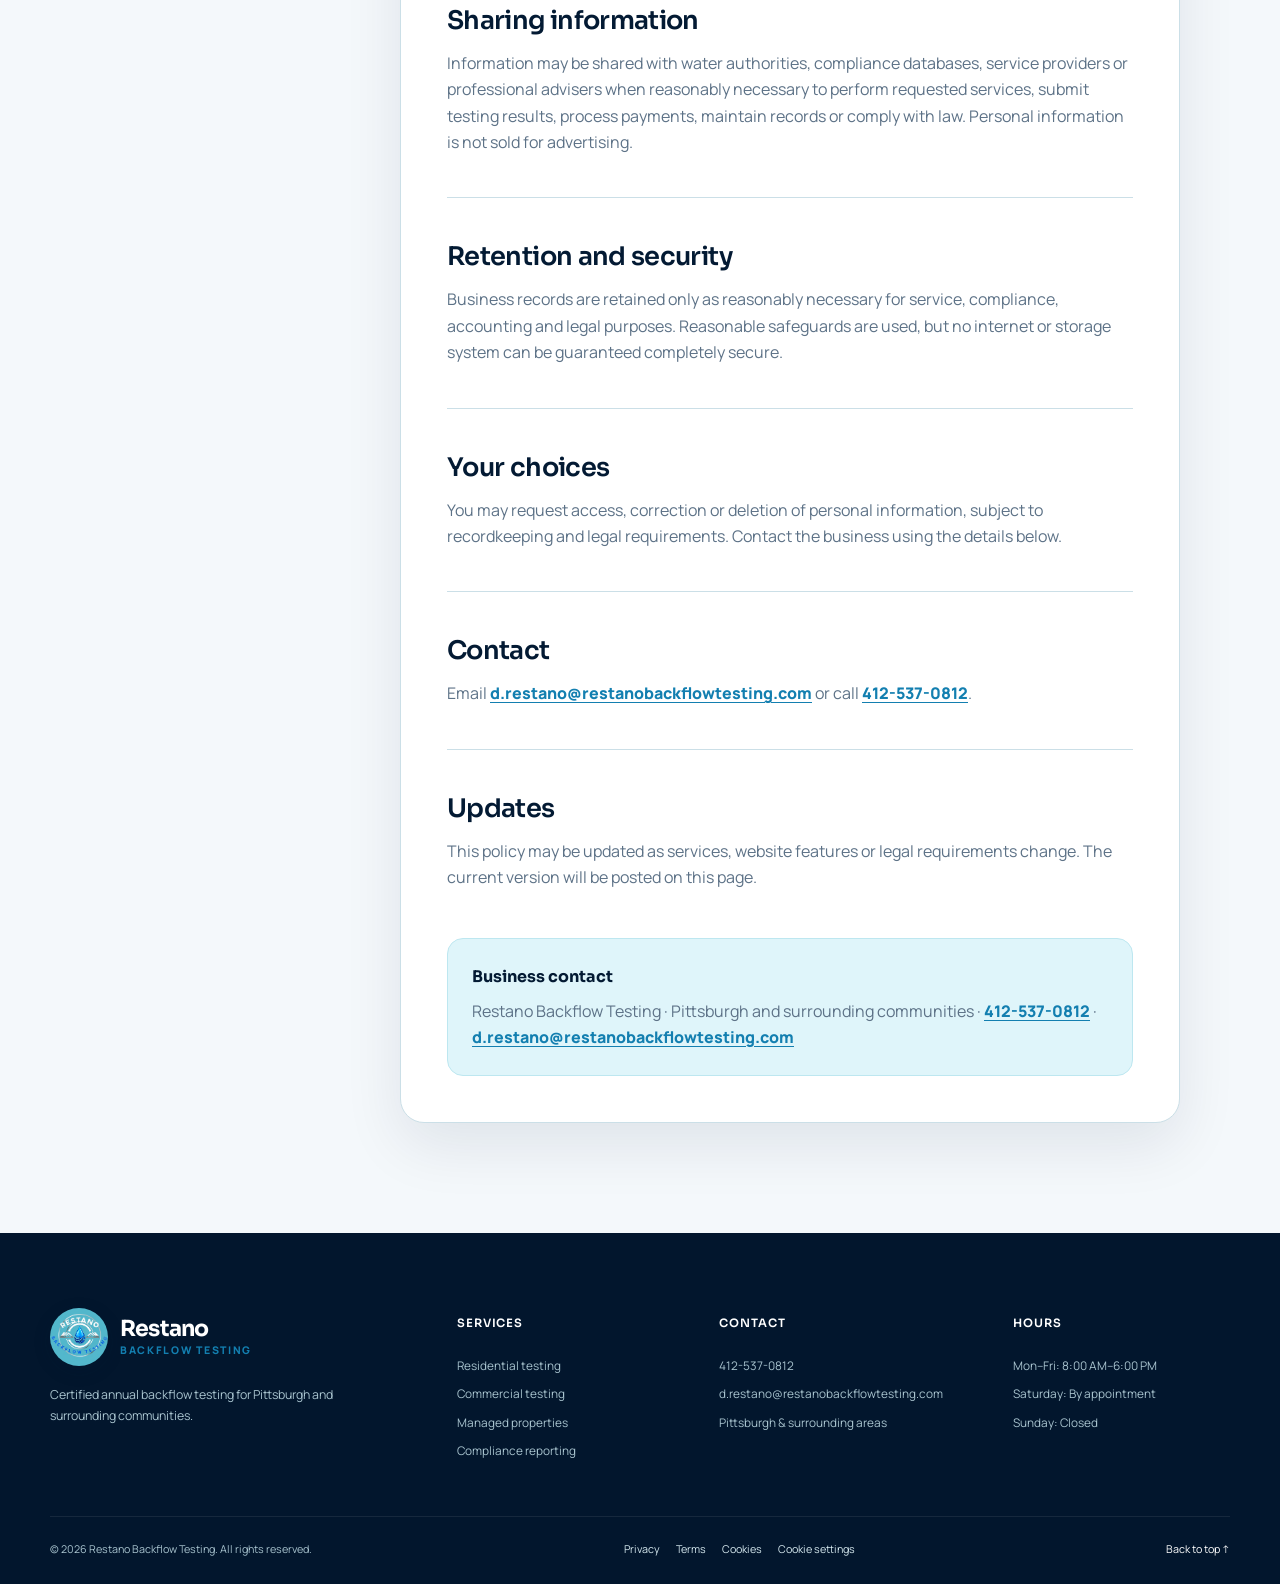
<file: privacy.html>
<!DOCTYPE html>
<html lang="en">
<head>
  <meta charset="utf-8">
  <meta name="viewport" content="width=device-width, initial-scale=1">
  <meta name="theme-color" content="#031a33">
  <meta name="robots" content="index,follow">
  <script>document.documentElement.classList.add("js");</script>
  <link rel="icon" href="assets/favicon.png" type="image/png">
  <link rel="manifest" href="site.webmanifest">
  <link rel="stylesheet" href="styles.css">
  <meta name="description" content="Privacy policy for the Restano Backflow Testing website.">
  <title>Privacy Policy | Restano Backflow Testing</title>
</head>
<body class="legal-page">
  <a class="skip-link" href="#main">Skip to main content</a>

  <div class="utility-bar">
    <div class="container utility-inner">
      <p>Certified annual backflow testing · Pittsburgh &amp; surrounding areas</p>
      <div class="utility-contact" aria-label="Business contact information">
        <a class="utility-email" href="mailto:d.restano@restanobackflowtesting.com">d.restano@restanobackflowtesting.com</a>
        <span class="utility-divider" aria-hidden="true">•</span>
        <a class="utility-phone" href="tel:+14125370812" aria-label="Call Restano Backflow Testing at 412-537-0812">412-537-0812</a>
      </div>
    </div>
  </div>

  <header class="site-header" id="top">
    <div class="container nav-wrap">
      <a class="brand" href="index.html" aria-label="Restano Backflow Testing home">
        <img src="assets/restano-logo.jpg" alt="Restano Backflow Testing logo" width="76" height="76">
        <span class="brand-copy"><strong>Restano</strong><small>Backflow Testing</small></span>
      </a>
      <button class="menu-toggle" type="button" aria-expanded="false" aria-controls="primary-nav">
        <span class="sr-only">Open navigation</span><span></span><span></span><span></span>
      </button>
      <nav class="primary-nav" id="primary-nav" aria-label="Primary navigation">
        <a href="index.html#services">Services</a>
        <a href="index.html#process">How it works</a>
        <a href="index.html#areas">Service areas</a>
        <a href="index.html#faq">FAQ</a>
        <a class="button button-small button-primary nav-call" href="tel:+14125370812">Call now</a>
      </nav>
    </div>
  </header>
  <main id="main">
    <section class="legal-hero section-dark">
      <div class="container legal-hero-inner reveal">
        <p class="eyebrow"><span></span> Privacy</p>
        <h1>Privacy Policy</h1>
        <p>This policy explains what information may be collected when you visit this website or contact Restano Backflow Testing.</p>
        <span class="legal-updated">Last updated August 6, 2026</span>
      </div>
    </section>
    <section class="legal-main">
      <div class="container legal-layout">
        <aside class="legal-aside" aria-label="Legal pages">
          <strong>Website policies</strong>
          <a href="privacy.html">Privacy Policy</a>
          <a href="terms.html">Terms of Use</a>
          <a href="cookie-policy.html">Cookie Policy</a>
          <a href="index.html">Return to website</a>
        </aside>
        <article class="legal-content">

      <section><h2>Information you provide</h2><p>When you call or email Restano Backflow Testing, you may provide contact details, a service address, property information, an annual testing notice, scheduling preferences and other information needed to respond to your request.</p></section>
      <section><h2>Information collected automatically</h2><p>The website itself does not currently use analytics or advertising trackers. The website host may automatically record limited technical information such as an IP address, browser type, requested pages, timestamps and security logs for operation, reliability and fraud prevention.</p></section>
      <section><h2>How information is used</h2><ul><li>Responding to inquiries and scheduling requests</li><li>Providing estimates, testing services and compliance documentation</li><li>Communicating about appointments, records and payments</li><li>Maintaining website security and business records</li><li>Meeting applicable legal or regulatory obligations</li></ul></section>
      <section><h2>Payments</h2><p>Major credit cards are accepted. Card details are handled through the applicable payment process or payment provider and are not collected through this public website. The payment provider’s own privacy and security terms may apply.</p></section>
      <section><h2>Sharing information</h2><p>Information may be shared with water authorities, compliance databases, service providers or professional advisers when reasonably necessary to perform requested services, submit testing results, process payments, maintain records or comply with law. Personal information is not sold for advertising.</p></section>
      <section><h2>Retention and security</h2><p>Business records are retained only as reasonably necessary for service, compliance, accounting and legal purposes. Reasonable safeguards are used, but no internet or storage system can be guaranteed completely secure.</p></section>
      <section><h2>Your choices</h2><p>You may request access, correction or deletion of personal information, subject to recordkeeping and legal requirements. Contact the business using the details below.</p></section>
      <section><h2>Contact</h2><p>Email <a href="mailto:d.restano@restanobackflowtesting.com">d.restano@restanobackflowtesting.com</a> or call <a href="tel:+14125370812">412-537-0812</a>.</p></section>
      <section><h2>Updates</h2><p>This policy may be updated as services, website features or legal requirements change. The current version will be posted on this page.</p></section>
          <div class="legal-note"><strong>Business contact</strong><p>Restano Backflow Testing · Pittsburgh and surrounding communities · <a href="tel:+14125370812">412-537-0812</a> · <a href="mailto:d.restano@restanobackflowtesting.com">d.restano@restanobackflowtesting.com</a></p></div>
        </article>
      </div>
    </section>
  </main>
  <footer class="site-footer">
    <div class="container footer-grid">
      <div class="footer-brand">
        <a class="brand" href="index.html">
          <img src="assets/restano-logo.jpg" alt="Restano Backflow Testing logo" width="54" height="54">
          <span class="brand-copy"><strong>Restano</strong><small>Backflow Testing</small></span>
        </a>
        <p>Certified annual backflow testing for Pittsburgh and surrounding communities.</p>
      </div>
      <div><h2>Services</h2><a href="index.html#services">Residential testing</a><a href="index.html#services">Commercial testing</a><a href="index.html#services">Managed properties</a><a href="index.html#services">Compliance reporting</a></div>
      <div><h2>Contact</h2><a href="tel:+14125370812">412-537-0812</a><a href="mailto:d.restano@restanobackflowtesting.com">d.restano@restanobackflowtesting.com</a><span>Pittsburgh &amp; surrounding areas</span></div>
      <div><h2>Hours</h2><span>Mon–Fri: 8:00 AM–6:00 PM</span><span>Saturday: By appointment</span><span>Sunday: Closed</span></div>
    </div>
    <div class="container footer-bottom">
      <p>© <span id="year">2026</span> Restano Backflow Testing. All rights reserved.</p>
      <nav class="footer-legal" aria-label="Legal links">
        <a href="privacy.html">Privacy</a><a href="terms.html">Terms</a><a href="cookie-policy.html">Cookies</a><button type="button" class="footer-cookie-button" data-cookie-settings>Cookie settings</button>
      </nav>
      <a href="#top">Back to top <span aria-hidden="true">↑</span></a>
    </div>
  </footer>
  <a class="mobile-call" href="tel:+14125370812"><span>Call now</span><strong>412-537-0812</strong></a>
  <script src="script.js"></script>
</body>
</html>
</file>
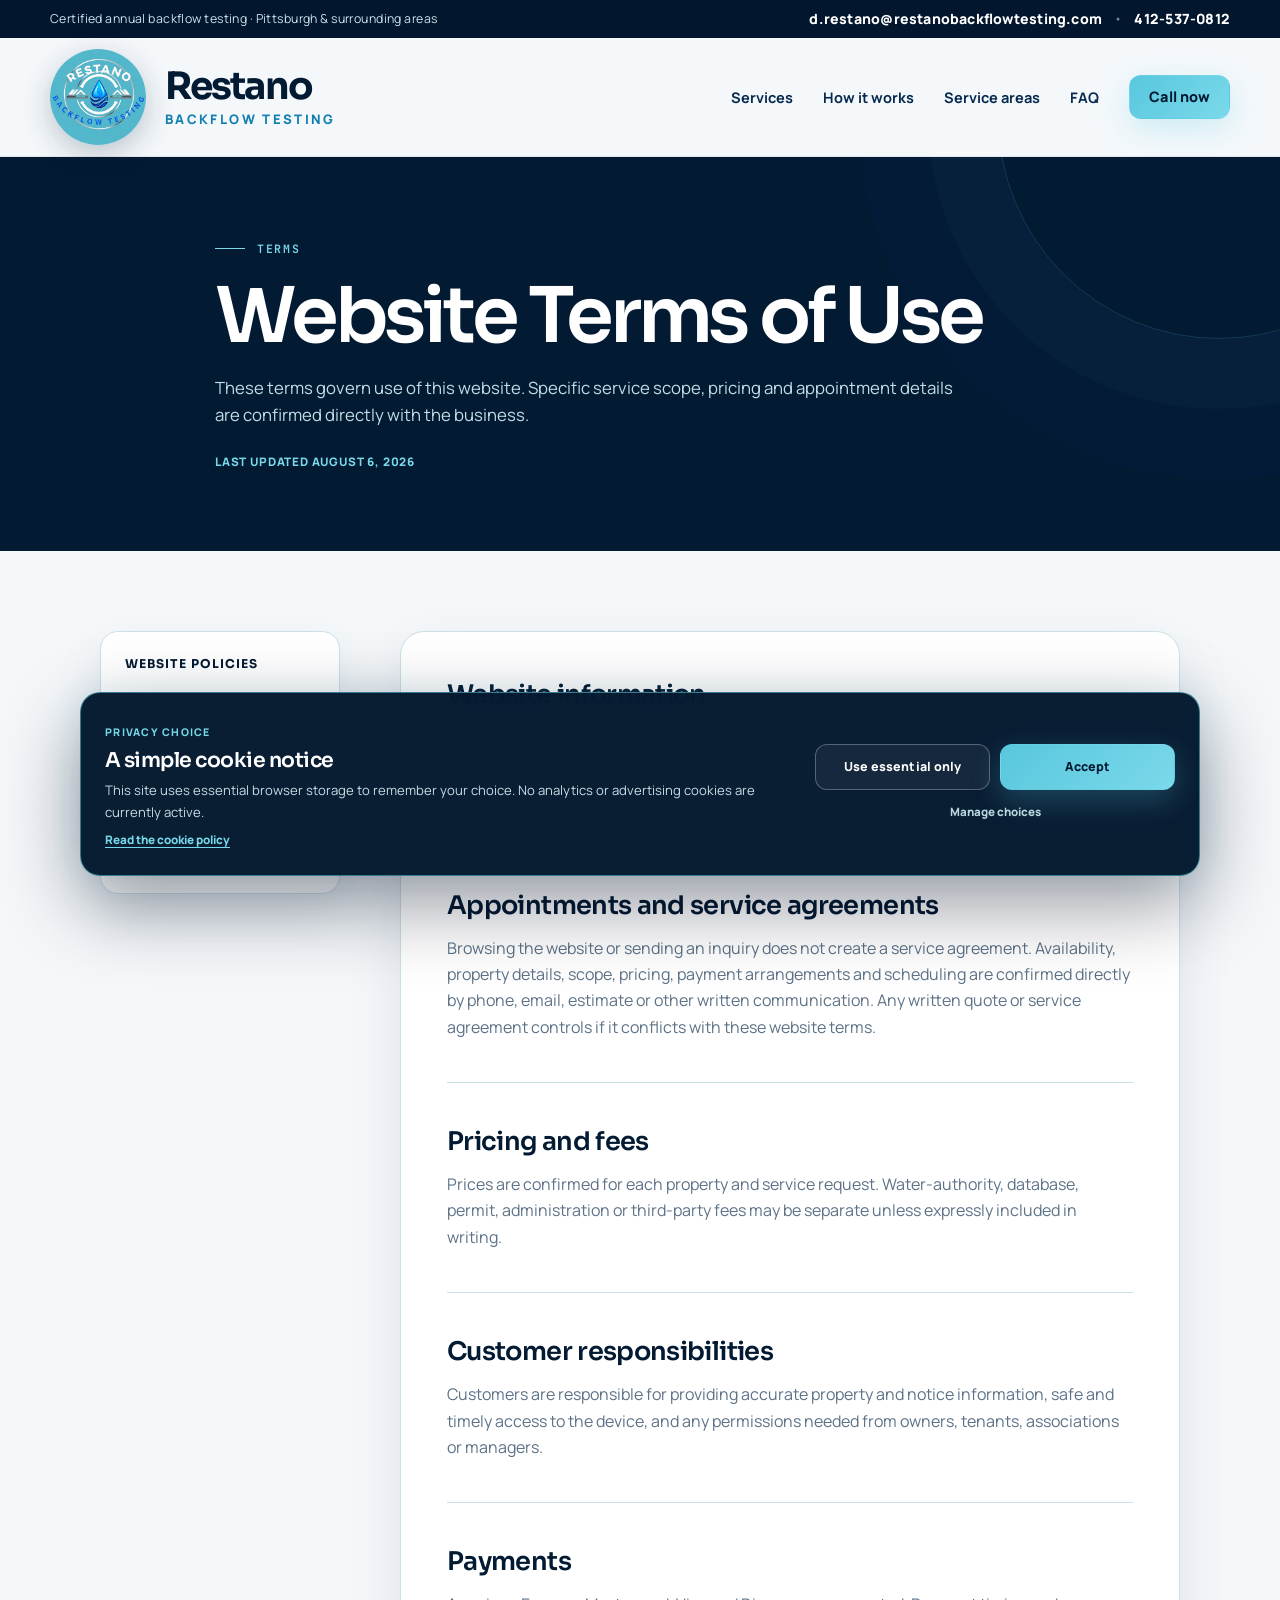
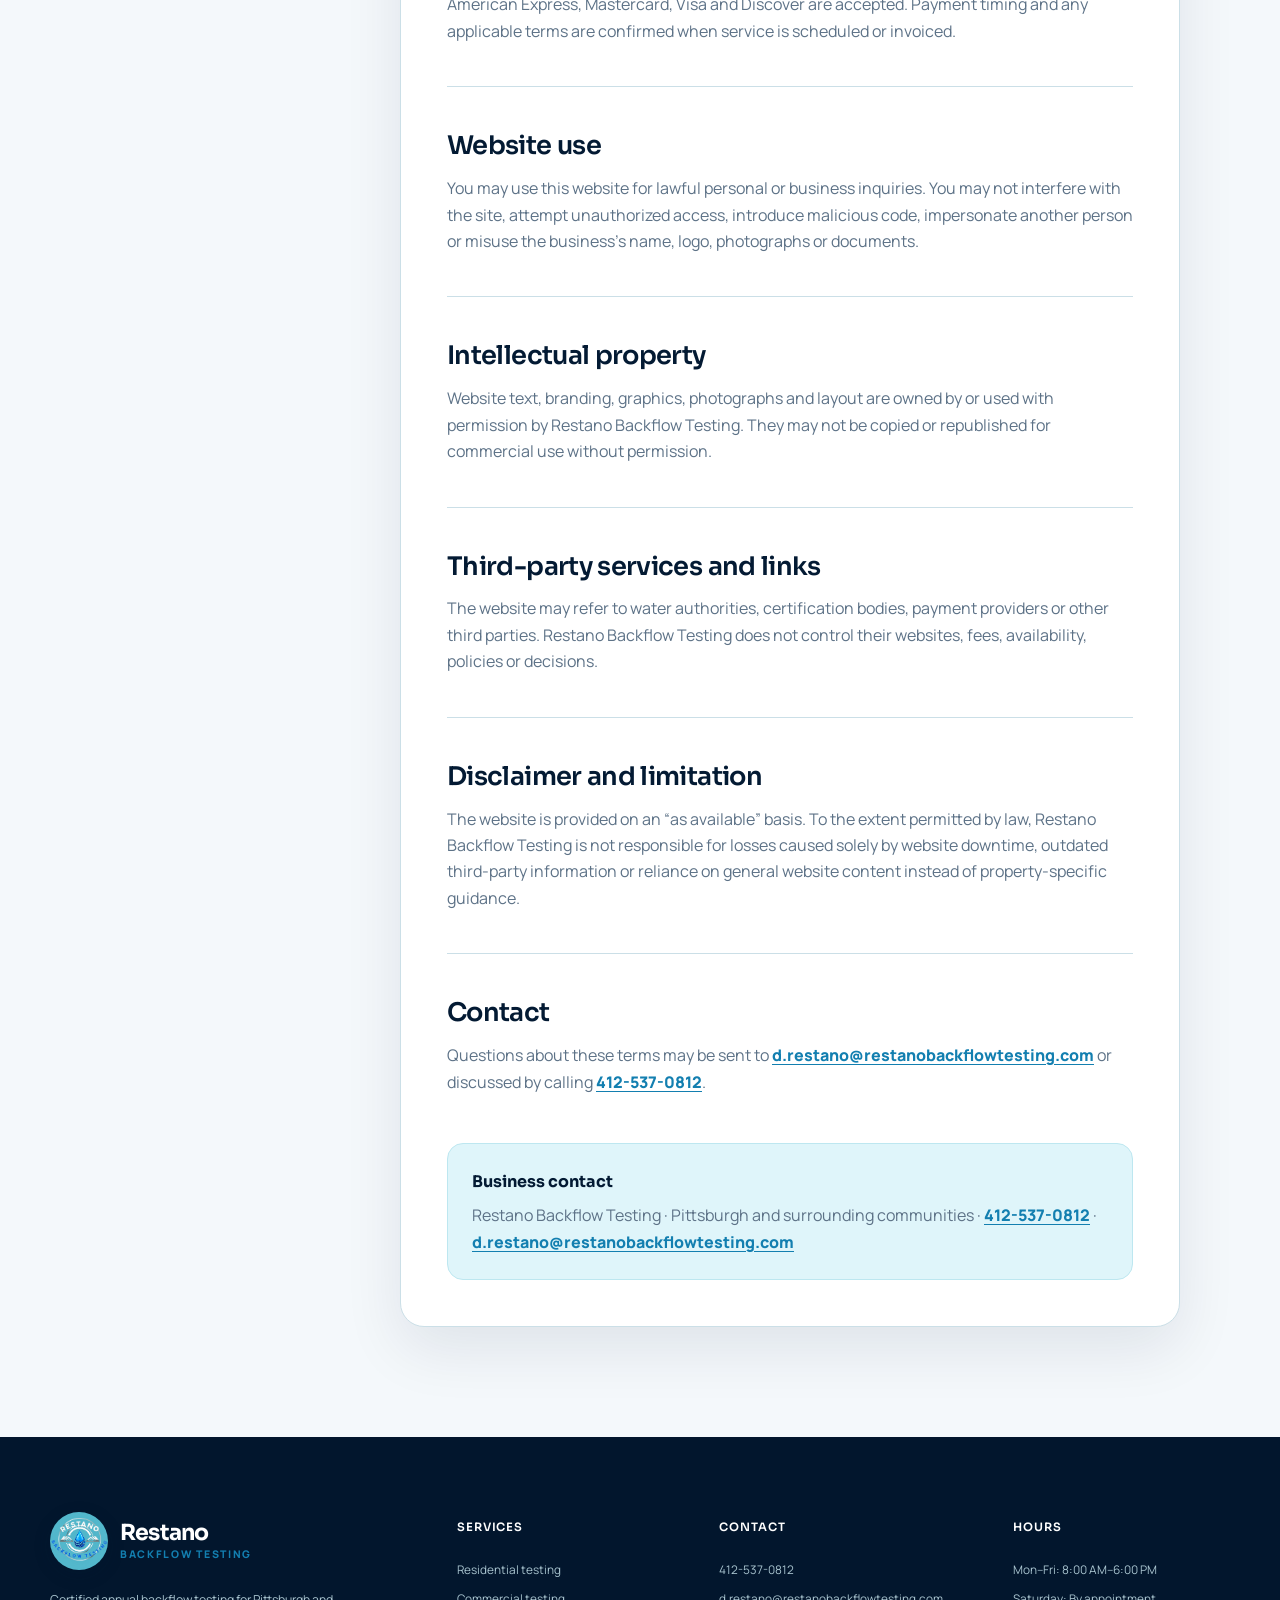
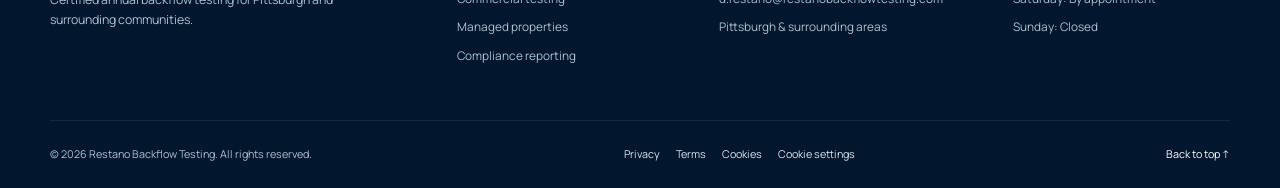
<file: terms.html>
<!DOCTYPE html>
<html lang="en">
<head>
  <meta charset="utf-8">
  <meta name="viewport" content="width=device-width, initial-scale=1">
  <meta name="theme-color" content="#031a33">
  <meta name="robots" content="index,follow">
  <script>document.documentElement.classList.add("js");</script>
  <link rel="icon" href="assets/favicon.png" type="image/png">
  <link rel="manifest" href="site.webmanifest">
  <link rel="stylesheet" href="styles.css">
  <meta name="description" content="Website terms for Restano Backflow Testing.">
  <title>Website Terms | Restano Backflow Testing</title>
</head>
<body class="legal-page">
  <a class="skip-link" href="#main">Skip to main content</a>

  <div class="utility-bar">
    <div class="container utility-inner">
      <p>Certified annual backflow testing · Pittsburgh &amp; surrounding areas</p>
      <div class="utility-contact" aria-label="Business contact information">
        <a class="utility-email" href="mailto:d.restano@restanobackflowtesting.com">d.restano@restanobackflowtesting.com</a>
        <span class="utility-divider" aria-hidden="true">•</span>
        <a class="utility-phone" href="tel:+14125370812" aria-label="Call Restano Backflow Testing at 412-537-0812">412-537-0812</a>
      </div>
    </div>
  </div>

  <header class="site-header" id="top">
    <div class="container nav-wrap">
      <a class="brand" href="index.html" aria-label="Restano Backflow Testing home">
        <img src="assets/restano-logo.jpg" alt="Restano Backflow Testing logo" width="76" height="76">
        <span class="brand-copy"><strong>Restano</strong><small>Backflow Testing</small></span>
      </a>
      <button class="menu-toggle" type="button" aria-expanded="false" aria-controls="primary-nav">
        <span class="sr-only">Open navigation</span><span></span><span></span><span></span>
      </button>
      <nav class="primary-nav" id="primary-nav" aria-label="Primary navigation">
        <a href="index.html#services">Services</a>
        <a href="index.html#process">How it works</a>
        <a href="index.html#areas">Service areas</a>
        <a href="index.html#faq">FAQ</a>
        <a class="button button-small button-primary nav-call" href="tel:+14125370812">Call now</a>
      </nav>
    </div>
  </header>
  <main id="main">
    <section class="legal-hero section-dark">
      <div class="container legal-hero-inner reveal">
        <p class="eyebrow"><span></span> Terms</p>
        <h1>Website Terms of Use</h1>
        <p>These terms govern use of this website. Specific service scope, pricing and appointment details are confirmed directly with the business.</p>
        <span class="legal-updated">Last updated August 6, 2026</span>
      </div>
    </section>
    <section class="legal-main">
      <div class="container legal-layout">
        <aside class="legal-aside" aria-label="Legal pages">
          <strong>Website policies</strong>
          <a href="privacy.html">Privacy Policy</a>
          <a href="terms.html">Terms of Use</a>
          <a href="cookie-policy.html">Cookie Policy</a>
          <a href="index.html">Return to website</a>
        </aside>
        <article class="legal-content">

      <section><h2>Website information</h2><p>This website provides general information about Restano Backflow Testing. Content may be updated without notice and should not be treated as engineering, legal, regulatory or plumbing advice for a specific property.</p></section>
      <section><h2>Appointments and service agreements</h2><p>Browsing the website or sending an inquiry does not create a service agreement. Availability, property details, scope, pricing, payment arrangements and scheduling are confirmed directly by phone, email, estimate or other written communication. Any written quote or service agreement controls if it conflicts with these website terms.</p></section>
      <section><h2>Pricing and fees</h2><p>Prices are confirmed for each property and service request. Water-authority, database, permit, administration or third-party fees may be separate unless expressly included in writing.</p></section>
      <section><h2>Customer responsibilities</h2><p>Customers are responsible for providing accurate property and notice information, safe and timely access to the device, and any permissions needed from owners, tenants, associations or managers.</p></section>
      <section><h2>Payments</h2><p>American Express, Mastercard, Visa and Discover are accepted. Payment timing and any applicable terms are confirmed when service is scheduled or invoiced.</p></section>
      <section><h2>Website use</h2><p>You may use this website for lawful personal or business inquiries. You may not interfere with the site, attempt unauthorized access, introduce malicious code, impersonate another person or misuse the business’s name, logo, photographs or documents.</p></section>
      <section><h2>Intellectual property</h2><p>Website text, branding, graphics, photographs and layout are owned by or used with permission by Restano Backflow Testing. They may not be copied or republished for commercial use without permission.</p></section>
      <section><h2>Third-party services and links</h2><p>The website may refer to water authorities, certification bodies, payment providers or other third parties. Restano Backflow Testing does not control their websites, fees, availability, policies or decisions.</p></section>
      <section><h2>Disclaimer and limitation</h2><p>The website is provided on an “as available” basis. To the extent permitted by law, Restano Backflow Testing is not responsible for losses caused solely by website downtime, outdated third-party information or reliance on general website content instead of property-specific guidance.</p></section>
      <section><h2>Contact</h2><p>Questions about these terms may be sent to <a href="mailto:d.restano@restanobackflowtesting.com">d.restano@restanobackflowtesting.com</a> or discussed by calling <a href="tel:+14125370812">412-537-0812</a>.</p></section>
          <div class="legal-note"><strong>Business contact</strong><p>Restano Backflow Testing · Pittsburgh and surrounding communities · <a href="tel:+14125370812">412-537-0812</a> · <a href="mailto:d.restano@restanobackflowtesting.com">d.restano@restanobackflowtesting.com</a></p></div>
        </article>
      </div>
    </section>
  </main>
  <footer class="site-footer">
    <div class="container footer-grid">
      <div class="footer-brand">
        <a class="brand" href="index.html">
          <img src="assets/restano-logo.jpg" alt="Restano Backflow Testing logo" width="54" height="54">
          <span class="brand-copy"><strong>Restano</strong><small>Backflow Testing</small></span>
        </a>
        <p>Certified annual backflow testing for Pittsburgh and surrounding communities.</p>
      </div>
      <div><h2>Services</h2><a href="index.html#services">Residential testing</a><a href="index.html#services">Commercial testing</a><a href="index.html#services">Managed properties</a><a href="index.html#services">Compliance reporting</a></div>
      <div><h2>Contact</h2><a href="tel:+14125370812">412-537-0812</a><a href="mailto:d.restano@restanobackflowtesting.com">d.restano@restanobackflowtesting.com</a><span>Pittsburgh &amp; surrounding areas</span></div>
      <div><h2>Hours</h2><span>Mon–Fri: 8:00 AM–6:00 PM</span><span>Saturday: By appointment</span><span>Sunday: Closed</span></div>
    </div>
    <div class="container footer-bottom">
      <p>© <span id="year">2026</span> Restano Backflow Testing. All rights reserved.</p>
      <nav class="footer-legal" aria-label="Legal links">
        <a href="privacy.html">Privacy</a><a href="terms.html">Terms</a><a href="cookie-policy.html">Cookies</a><button type="button" class="footer-cookie-button" data-cookie-settings>Cookie settings</button>
      </nav>
      <a href="#top">Back to top <span aria-hidden="true">↑</span></a>
    </div>
  </footer>
  <a class="mobile-call" href="tel:+14125370812"><span>Call now</span><strong>412-537-0812</strong></a>
  <script src="script.js"></script>
</body>
</html>
</file>
<file: styles.css>
@import url('https://fonts.googleapis.com/css2?family=JetBrains+Mono:wght@500;600&family=Manrope:wght@400;500;600;700;800&family=Sora:wght@500;600;700&display=swap');

:root {
  --ink: #031a33;
  --ink-2: #05294f;
  --ink-3: #0a3a69;
  --teal: #58c7dd;
  --teal-dark: #137fb0;
  --teal-pale: #dff5fa;
  --amber: #58c7dd;
  --paper: #f4f8fb;
  --mist: #eaf4f8;
  --white: #ffffff;
  --text: #10263a;
  --muted: #5d7287;
  --line: #cbdfe7;
  --shadow: 0 24px 70px rgba(3,26,51,.14);
  --radius: 28px;
  --container: 1180px;
}

* { box-sizing: border-box; }
html { scroll-behavior: smooth; }
body { margin: 0; background: var(--paper); color: var(--text); font-family: "Manrope", system-ui, sans-serif; line-height: 1.65; overflow-x: hidden; }
img { display: block; max-width: 100%; }
a { color: inherit; text-decoration: none; }
button, input, textarea { font: inherit; }
::selection { background: var(--teal); color: var(--ink); }

.container { width: min(calc(100% - 40px), var(--container)); margin-inline: auto; }
.section { padding: 112px 0; }
.section-dark { background: var(--ink); color: var(--white); }
.section-mist { background: var(--mist); }
.sr-only { position: absolute; width: 1px; height: 1px; padding: 0; margin: -1px; overflow: hidden; clip: rect(0,0,0,0); white-space: nowrap; border: 0; }
.skip-link { position: fixed; top: 8px; left: 8px; z-index: 1000; background: var(--white); color: var(--ink); padding: 10px 14px; border-radius: 8px; transform: translateY(-150%); transition: transform .2s; }
.skip-link:focus { transform: translateY(0); }
.icon { width: 1.1em; height: 1.1em; fill: none; stroke: currentColor; stroke-width: 1.9; stroke-linecap: round; stroke-linejoin: round; flex: none; }
.svg-sprite { position: absolute; }

.utility-bar { background: #02162d; color: #c8e5ed; font-size: .77rem; letter-spacing: .035em; }
.utility-inner { min-height: 38px; display: flex; justify-content: space-between; align-items: center; gap: 20px; }
.utility-inner p { margin: 0; }
.utility-inner a { display: flex; align-items: center; gap: 9px; color: var(--white); font-size: 1rem; font-weight: 800; letter-spacing: .025em; }

.site-header { position: sticky; top: 0; z-index: 100; background: rgba(244,248,251,.94); backdrop-filter: blur(18px); border-bottom: 1px solid rgba(3,26,51,.08); }
.nav-wrap { min-height: 100px; display: flex; align-items: center; justify-content: space-between; gap: 32px; }
.brand { display: inline-flex; align-items: center; gap: 12px; min-width: max-content; }
.brand img { width: 58px; height: 58px; object-fit: cover; border-radius: 50%; box-shadow: 0 5px 18px rgba(3,26,51,.16); }
.brand-copy { display: grid; line-height: 1; }
.brand-copy strong { font-family: "Sora", sans-serif; font-size: 1.38rem; color: var(--ink); letter-spacing: -.035em; }
.brand-copy small { margin-top: 5px; font-size: .66rem; text-transform: uppercase; letter-spacing: .16em; font-weight: 800; color: var(--teal-dark); }
.site-header .brand { gap: 16px; }
.site-header .brand img { width: 76px; height: 76px; box-shadow: 0 7px 24px rgba(3,26,51,.20); }
.site-header .brand-copy strong { font-size: 1.85rem; letter-spacing: -.045em; }
.site-header .brand-copy small { margin-top: 6px; font-size: .76rem; letter-spacing: .17em; }
.primary-nav { display: flex; align-items: center; gap: 30px; font-size: .91rem; font-weight: 700; color: var(--ink-2); }
.primary-nav > a:not(.button) { padding: 10px 0; position: relative; }
.primary-nav > a:not(.button)::after { content: ""; position: absolute; left: 0; right: 100%; bottom: 5px; height: 2px; background: var(--teal); transition: right .25s; }
.primary-nav > a:not(.button):hover::after, .primary-nav > a:not(.button):focus-visible::after { right: 0; }
.menu-toggle { display: none; width: 46px; height: 46px; padding: 11px; border: 1px solid var(--line); border-radius: 12px; background: var(--white); }
.menu-toggle span:not(.sr-only) { display: block; height: 2px; margin: 5px 0; background: var(--ink); transition: transform .2s, opacity .2s; }

.button { min-height: 52px; display: inline-flex; align-items: center; justify-content: center; gap: 10px; padding: 0 24px; border: 1px solid transparent; border-radius: 12px; font-size: .9rem; font-weight: 800; letter-spacing: .005em; transition: transform .2s, box-shadow .2s, background .2s, border-color .2s; }
.button:hover { transform: translateY(-2px); }
.button:focus-visible { outline: 3px solid rgba(88,199,221,.32); outline-offset: 3px; }
.button-primary { background: linear-gradient(135deg, var(--teal), #7bd9ea); color: #031a33; box-shadow: 0 10px 30px rgba(88,199,221,.25); }
.button-primary:hover { background: linear-gradient(135deg, #78d9ea, #9be7f2); box-shadow: 0 14px 34px rgba(88,199,221,.36); }
.button-ghost { color: var(--white); border-color: rgba(255,255,255,.26); background: rgba(255,255,255,.03); }
.button-ghost:hover { background: rgba(255,255,255,.08); border-color: rgba(255,255,255,.5); }
.button-dark { background: var(--ink); color: var(--white); }
.button-small { min-height: 44px; padding: 0 19px; }


/* Main banner feature: directly below the normal site header. */
.banner-hero {
  position: relative;
  padding: 28px 0 38px;
  background:
    radial-gradient(circle at 12% 10%, rgba(88,199,221,.16), transparent 30%),
    radial-gradient(circle at 88% 88%, rgba(18,98,214,.16), transparent 32%),
    linear-gradient(145deg, #02162d, var(--ink-2));
  overflow: hidden;
}
.banner-hero::before,
.banner-hero::after {
  content: "";
  position: absolute;
  width: 360px;
  height: 360px;
  border: 1px solid rgba(88,199,221,.15);
  border-radius: 50%;
  pointer-events: none;
}
.banner-hero::before { left: -210px; top: -230px; box-shadow: 0 0 0 55px rgba(88,199,221,.025), 0 0 0 110px rgba(88,199,221,.018); }
.banner-hero::after { right: -220px; bottom: -260px; box-shadow: 0 0 0 55px rgba(18,98,214,.035), 0 0 0 110px rgba(18,98,214,.02); }
.banner-shell {
  position: relative;
  z-index: 1;
  margin: 0;
  overflow: hidden;
  border: 1px solid rgba(105,211,232,.45);
  border-radius: 24px;
  background: rgba(3,26,51,.78);
  box-shadow: 0 30px 80px rgba(0,10,28,.38), 0 0 40px rgba(88,199,221,.10);
}
.banner-visual { position: relative; overflow: hidden; background: #031a33; }
.banner-visual img {
  display: block;
  width: 100%;
  height: auto;
  transform: scale(1.001);
  animation: bannerDrift 16s ease-in-out infinite alternate;
}
.banner-sheen {
  position: absolute;
  inset: 0;
  background: linear-gradient(110deg, transparent 28%, rgba(255,255,255,.10) 45%, transparent 62%);
  transform: translateX(-130%);
  animation: bannerSheen 7.5s ease-in-out 1.2s infinite;
  pointer-events: none;
}
.banner-footer {
  min-height: 78px;
  padding: 14px 18px 14px 22px;
  display: flex;
  align-items: center;
  justify-content: space-between;
  gap: 22px;
  border-top: 1px solid rgba(255,255,255,.10);
  background: linear-gradient(90deg, rgba(3,26,51,.96), rgba(5,41,79,.94));
}
.banner-footer p { margin: 0; display: flex; align-items: center; gap: 10px; color: #cce8ef; font-size: .78rem; font-weight: 700; }
.banner-pulse { width: 9px; height: 9px; flex: none; border-radius: 50%; background: var(--teal); box-shadow: 0 0 0 0 rgba(88,199,221,.5); animation: bannerPulse 2.2s ease-out infinite; }
.banner-actions { display: flex; flex-wrap: wrap; justify-content: flex-end; gap: 10px; }
.banner-actions .button { min-height: 44px; padding-inline: 18px; font-size: .8rem; }
@keyframes bannerDrift { from { transform: scale(1.001); } to { transform: scale(1.018); } }
@keyframes bannerSheen { 0%, 55% { transform: translateX(-130%); } 78%, 100% { transform: translateX(130%); } }
@keyframes bannerPulse { 0% { box-shadow: 0 0 0 0 rgba(88,199,221,.5); } 70% { box-shadow: 0 0 0 10px rgba(88,199,221,0); } 100% { box-shadow: 0 0 0 0 rgba(88,199,221,0); } }

.hero { position: relative; overflow: hidden; padding: 104px 0 0; }
.hero::before { content: ""; position: absolute; width: 720px; height: 720px; right: -260px; top: -340px; background: radial-gradient(circle, rgba(88,199,221,.22), transparent 66%); border-radius: 50%; }
.hero-grid-pattern { position: absolute; inset: 0; opacity: .035; background-image: linear-gradient(rgba(255,255,255,.7) 1px, transparent 1px), linear-gradient(90deg, rgba(255,255,255,.7) 1px, transparent 1px); background-size: 48px 48px; mask-image: linear-gradient(to bottom, black 0, transparent 85%); }
.hero-layout { position: relative; z-index: 1; display: grid; grid-template-columns: 1.02fr .98fr; align-items: center; gap: 70px; }
.eyebrow { margin: 0 0 22px; display: flex; align-items: center; gap: 12px; color: #79d9ea; font: 600 .72rem/1 "JetBrains Mono", monospace; text-transform: uppercase; letter-spacing: .15em; }
.eyebrow span { width: 30px; height: 1px; background: currentColor; }
.eyebrow-dark { color: var(--teal-dark); }
.hero h1, .section-heading h2, .why h2, .notice-card h2, .areas h2, .hours-section h2, .faq h2, .final-cta h2 { font-family: "Sora", sans-serif; letter-spacing: -.045em; line-height: 1.07; margin: 0; }
.hero h1 { max-width: 700px; font-size: clamp(3.1rem, 5.7vw, 5.7rem); font-weight: 600; }
.hero h1 em { font-style: normal; color: #68d3e8; }
.hero-lead { max-width: 650px; margin: 28px 0 34px; color: #d5e8ee; font-size: 1.1rem; }
.hero-actions { display: flex; flex-wrap: wrap; gap: 13px; }
.hero-points { list-style: none; padding: 0; display: flex; flex-wrap: wrap; gap: 20px; margin-top: 34px; color: #deedf2; font-size: .78rem; font-weight: 700; }
.hero-points li { display: inline-flex; align-items: center; gap: 7px; }
.hero-points .icon { color: var(--teal); }
.hero-visual { min-width: 0; }
.hero-image-card { position: relative; min-height: 585px; border: 1px solid rgba(255,255,255,.12); border-radius: 34px 34px 0 0; background: linear-gradient(145deg, #e2f4f9, #b4dce7); overflow: hidden; box-shadow: 0 38px 100px rgba(0,0,0,.24); }
.hero-image-card > img { width: 100%; height: 100%; min-height: 585px; object-fit: cover; object-position: center 44%; }
.status-chip { position: absolute; display: flex; align-items: center; gap: 11px; background: rgba(255,255,255,.92); color: var(--ink); backdrop-filter: blur(10px); border: 1px solid rgba(3,26,51,.08); border-radius: 14px; padding: 12px 16px; box-shadow: 0 12px 28px rgba(3,26,51,.12); }
.status-chip-top { top: 24px; left: 24px; }
.status-dot { width: 10px; height: 10px; border-radius: 50%; background: var(--teal); box-shadow: 0 0 0 6px rgba(88,199,221,.14); }
.status-chip div { display: grid; line-height: 1.25; }
.status-chip small { color: var(--muted); font-size: .62rem; text-transform: uppercase; letter-spacing: .09em; }
.status-chip strong { font-size: .78rem; }
.hero-stats { position: relative; z-index: 2; display: grid; grid-template-columns: repeat(4, 1fr); margin-top: 64px; border-top: 1px solid rgba(255,255,255,.12); }
.hero-stats > div { min-height: 124px; padding: 26px 28px; display: flex; align-items: center; gap: 18px; border-right: 1px solid rgba(255,255,255,.12); }
.hero-stats > div:first-child { border-left: 1px solid rgba(255,255,255,.12); }
.hero-stats strong { font: 600 1.6rem "Sora", sans-serif; color: #68d3e8; }
.hero-stats span { color: #c4dce5; font-size: .75rem; line-height: 1.45; }

.trust-strip { background: var(--white); border-bottom: 1px solid var(--line); }
.trust-grid { display: grid; grid-template-columns: repeat(5, 1fr); }
.trust-item { min-height: 126px; padding: 26px; display: flex; align-items: center; gap: 15px; border-right: 1px solid var(--line); }
.trust-item:first-child { border-left: 1px solid var(--line); }
.trust-item > div:last-child { display: grid; line-height: 1.35; }
.trust-item strong { color: var(--ink); font-size: .85rem; }
.trust-item small { margin-top: 4px; color: var(--muted); font-size: .68rem; }
.trust-icon, .trust-badge { width: 48px; height: 48px; display: grid; place-items: center; flex: none; border-radius: 50%; background: var(--mist); color: var(--teal-dark); }
.trust-icon .icon { width: 21px; height: 21px; }
.asse-badge { border-radius: 12px; background: var(--ink); color: var(--white); }
.asse-badge span { font: 700 .69rem "Sora", sans-serif; letter-spacing: .08em; }

.section-heading { display: grid; grid-template-columns: 1.3fr .7fr; align-items: end; gap: 90px; margin-bottom: 56px; }
.section-heading h2 { max-width: 760px; color: var(--ink); font-size: clamp(2.4rem, 4.2vw, 4rem); }
.section-heading > p { margin: 0 0 8px; color: var(--muted); font-size: .97rem; }
.section-heading.light h2 { color: var(--white); }
.section-heading.light > p { color: #c4dbe3; }
.service-grid { display: grid; grid-template-columns: repeat(2, 1fr); gap: 20px; }
.service-card { position: relative; min-height: 410px; padding: 34px; display: flex; flex-direction: column; border: 1px solid var(--line); border-radius: var(--radius); background: var(--white); overflow: hidden; transition: transform .25s, box-shadow .25s, border-color .25s; }
.service-card:hover { transform: translateY(-5px); box-shadow: var(--shadow); border-color: rgba(88,199,221,.45); }
.service-card.featured { background: var(--ink); border-color: var(--ink); color: var(--white); }
.service-number { position: absolute; right: 28px; top: 25px; font: 600 .72rem "JetBrains Mono", monospace; color: #7894a4; }
.service-icon { width: 58px; height: 58px; display: grid; place-items: center; border-radius: 17px; background: var(--teal-pale); color: var(--teal-dark); }
.service-card.featured .service-icon { background: rgba(111,225,215,.12); color: #68d3e8; }
.service-icon .icon { width: 27px; height: 27px; }
.service-card h3 { margin: 26px 0 14px; color: var(--ink); font: 600 1.55rem/1.2 "Sora", sans-serif; letter-spacing: -.025em; }
.service-card.featured h3 { color: var(--white); }
.service-card p { margin: 0; color: var(--muted); font-size: .94rem; }
.service-card.featured p { color: #c5dae2; }
.price-line { margin-top: 24px; display: grid; gap: 6px; }
.price-line strong { color: var(--teal-dark); font: 600 1.15rem "Sora", sans-serif; }
.service-card.featured .price-line strong { color: #68d3e8; }
.price-line span { color: var(--muted); font-size: .68rem; }
.service-card.featured .price-line span { color: #9fbcc8; }
.service-card > a { margin-top: auto; padding-top: 25px; color: var(--teal-dark); font-size: .78rem; font-weight: 800; }
.service-card.featured > a { color: var(--amber); }
.check-list { list-style: none; padding: 0; }
.check-list li { position: relative; padding-left: 23px; }
.check-list li::before { content: "✓"; position: absolute; left: 0; color: var(--teal-dark); font-weight: 800; }
.check-list.compact { display: grid; gap: 7px; margin: 21px 0 0; color: var(--muted); font-size: .83rem; }

.why-layout { display: grid; grid-template-columns: .88fr 1.12fr; align-items: center; gap: 100px; }
.why-layout-copy-only { grid-template-columns: minmax(0, 920px); justify-content: center; }
.why-layout-copy-only .why-copy { width: 100%; }
.gauge-card { position: relative; min-height: 510px; padding: 52px; display: flex; flex-direction: column; align-items: center; justify-content: center; border-radius: 38px; background: var(--ink); overflow: hidden; box-shadow: var(--shadow); }
.gauge-card::before { content: ""; position: absolute; inset: -30% -20%; background: radial-gradient(circle at 50% 35%, rgba(88,199,221,.22), transparent 36%), repeating-radial-gradient(circle at 50% 35%, transparent 0 34px, rgba(255,255,255,.025) 35px 36px); }
.gauge-ring { position: relative; width: 240px; height: 240px; display: grid; place-content: center; text-align: center; border-radius: 50%; border: 18px solid rgba(111,225,215,.12); box-shadow: inset 0 0 0 2px #68d3e8, 0 0 0 2px rgba(255,255,255,.07); }
.gauge-ring::before { content: ""; position: absolute; inset: -18px; border-radius: 50%; border: 18px solid transparent; border-top-color: var(--teal); border-right-color: var(--teal); transform: rotate(28deg); }
.gauge-ring span { color: #68d3e8; font: 700 2.2rem "Sora", sans-serif; letter-spacing: .05em; }
.gauge-ring small { color: #9dbbc7; font: 600 .63rem "JetBrains Mono", monospace; letter-spacing: .15em; }
.gauge-data { position: relative; width: 100%; margin-top: 48px; display: grid; grid-template-columns: repeat(3, 1fr); }
.gauge-data div { display: grid; gap: 4px; padding: 0 14px; border-right: 1px solid rgba(255,255,255,.12); }
.gauge-data div:last-child { border-right: 0; }
.gauge-data span { color: #86a8b8; font-size: .61rem; text-transform: uppercase; letter-spacing: .08em; }
.gauge-data strong { color: var(--white); font-size: .7rem; }
.water-line { position: absolute; display: none; }
.why h2, .areas h2, .hours-section h2, .faq h2 { color: var(--ink); font-size: clamp(2.45rem, 4.1vw, 3.9rem); }
.lead { color: var(--muted); font-size: 1.02rem; }
.reason-list { margin-top: 38px; display: grid; }
.reason-list > div { display: grid; grid-template-columns: 48px 1fr; gap: 18px; padding: 22px 0; border-top: 1px solid var(--line); }
.reason-list > div:last-child { border-bottom: 1px solid var(--line); }
.reason-list > div > span { color: var(--teal-dark); font: 600 .68rem "JetBrains Mono", monospace; }
.reason-list h3 { margin: 0 0 5px; color: var(--ink); font: 600 .98rem "Sora", sans-serif; }
.reason-list p { margin: 0; color: var(--muted); font-size: .84rem; }

.process { position: relative; overflow: hidden; }
.process::after { content: ""; position: absolute; width: 500px; height: 500px; right: -260px; bottom: -280px; border: 1px solid rgba(111,225,215,.12); border-radius: 50%; box-shadow: 0 0 0 60px rgba(111,225,215,.025), 0 0 0 120px rgba(111,225,215,.018); }
.process-grid { position: relative; z-index: 1; list-style: none; margin: 0; padding: 0; display: grid; grid-template-columns: repeat(4, 1fr); border: 1px solid rgba(255,255,255,.12); border-radius: var(--radius); overflow: hidden; }
.process-grid li { min-height: 320px; padding: 30px; position: relative; border-right: 1px solid rgba(255,255,255,.12); }
.process-grid li:last-child { border-right: 0; }
.step-number { position: absolute; top: 26px; right: 24px; color: #70908e; font: 600 .68rem "JetBrains Mono", monospace; }
.step-icon { width: 56px; height: 56px; display: grid; place-items: center; border-radius: 16px; background: rgba(111,225,215,.1); color: #68d3e8; }
.step-icon .icon { width: 25px; height: 25px; }
.process-grid h3 { margin: 70px 0 12px; font: 600 1.14rem "Sora", sans-serif; }
.process-grid p { margin: 0; color: #abc4ce; font-size: .82rem; }
.process-grid li:not(:last-child)::after { content: "→"; position: absolute; z-index: 2; right: -11px; top: 50%; width: 22px; height: 22px; display: grid; place-items: center; transform: translateY(-50%); border-radius: 50%; background: var(--teal); color: var(--ink); font-size: .7rem; font-weight: 800; }

.notice-section { padding: 72px 0; background: var(--paper); }
.notice-card { display: grid; grid-template-columns: auto 1fr auto; align-items: center; gap: 28px; padding: 42px 46px; border: 1px solid #c8e2eb; border-radius: var(--radius); background: #edf8fb; }
.notice-icon { width: 74px; height: 74px; display: grid; place-items: center; border-radius: 20px; background: var(--amber); color: var(--ink); }
.notice-icon .icon { width: 32px; height: 32px; }
.notice-card .eyebrow { margin-bottom: 12px; }
.notice-card h2 { color: var(--ink); font-size: clamp(1.8rem, 3vw, 2.7rem); }
.notice-card p:not(.eyebrow) { max-width: 730px; margin: 10px 0 0; color: #526b7e; font-size: .86rem; }

.areas-layout { display: grid; grid-template-columns: .95fr 1.05fr; align-items: center; gap: 90px; }
.area-chips { list-style: none; padding: 0; display: flex; flex-wrap: wrap; gap: 9px; margin: 30px 0; }
.area-chips li { padding: 9px 13px; border: 1px solid #c7dce5; border-radius: 100px; background: rgba(255,255,255,.6); color: #35576f; font-size: .72rem; font-weight: 700; }
.area-note { display: flex; align-items: center; gap: 10px; color: var(--ink); font-size: .78rem; font-weight: 700; }
.area-note .icon { color: var(--teal-dark); }
.map-card { position: relative; min-height: 530px; border-radius: 38px; background: #e3f1f6; border: 1px solid #c5dfe8; overflow: hidden; box-shadow: var(--shadow); }
.map-grid { position: absolute; inset: 0; opacity: .6; background-image: linear-gradient(rgba(8,47,51,.05) 1px, transparent 1px), linear-gradient(90deg, rgba(8,47,51,.05) 1px, transparent 1px); background-size: 30px 30px; transform: rotate(-8deg) scale(1.2); }
.map-card::before, .map-card::after { content: ""; position: absolute; background: rgba(255,255,255,.6); border-radius: 100px; transform: rotate(-25deg); }
.map-card::before { width: 600px; height: 26px; left: -160px; top: 190px; box-shadow: 70px 100px 0 rgba(255,255,255,.48), 200px -100px 0 rgba(255,255,255,.36); }
.map-card::after { width: 400px; height: 12px; right: -70px; bottom: 150px; }
.radius-ring { position: absolute; left: 50%; top: 50%; border: 2px dashed rgba(19,127,176,.34); border-radius: 50%; transform: translate(-50%, -50%); }
.radius-ring-1 { width: 330px; height: 330px; }
.radius-ring-2 { width: 460px; height: 460px; border-color: rgba(19,127,176,.19); }
.map-pin { position: absolute; z-index: 2; display: grid; justify-items: center; gap: 4px; color: var(--ink); font-size: .68rem; }
.map-pin span { width: 13px; height: 13px; border-radius: 50% 50% 50% 0; background: var(--teal-dark); transform: rotate(-45deg); box-shadow: 0 0 0 5px rgba(88,199,221,.18); }
.map-pin span::after { content: ""; position: absolute; width: 4px; height: 4px; top: 4px; left: 4px; border-radius: 50%; background: white; }
.main-pin { left: 50%; top: 47%; transform: translate(-50%, -50%); }
.main-pin span { width: 23px; height: 23px; background: var(--ink); box-shadow: 0 0 0 9px rgba(3,26,51,.15); }
.main-pin span::after { width: 7px; height: 7px; top: 8px; left: 8px; }
.main-pin strong { margin-top: 4px; padding: 5px 10px; border-radius: 6px; background: var(--ink); color: white; font-size: .72rem; }
.pin-one { left: 25%; top: 29%; }
.pin-two { right: 20%; top: 36%; }
.pin-three { left: 26%; bottom: 18%; }
.map-legend { position: absolute; left: 24px; right: 24px; bottom: 22px; z-index: 3; display: flex; justify-content: space-between; padding: 14px 16px; border-radius: 12px; background: rgba(255,255,255,.86); backdrop-filter: blur(8px); color: var(--ink); font-size: .68rem; }
.map-legend span { color: var(--muted); }

.hours-layout { display: grid; grid-template-columns: 1fr .8fr; align-items: center; gap: 100px; }
.hours-copy p:not(.eyebrow) { max-width: 650px; color: var(--muted); }
.hours-copy .button { margin-top: 18px; }
.hours-card { border: 1px solid var(--line); border-radius: var(--radius); background: var(--white); box-shadow: var(--shadow); overflow: hidden; }
.hours-card > div { min-height: 78px; padding: 0 28px; display: flex; align-items: center; justify-content: space-between; gap: 20px; border-bottom: 1px solid var(--line); }
.hours-card span { color: var(--muted); font-size: .8rem; }
.hours-card strong { color: var(--ink); font-size: .85rem; }
.hours-card > small { display: block; padding: 18px 28px; color: #728587; font-size: .65rem; }

.faq-layout { display: grid; grid-template-columns: .72fr 1.28fr; align-items: start; gap: 100px; }
.faq-heading { position: sticky; top: 128px; }
.faq-heading > p:not(.eyebrow) { color: var(--muted); }
.faq-contact { margin-top: 35px; display: grid; gap: 4px; }
.faq-contact span { color: var(--muted); font-size: .7rem; }
.faq-contact a { color: var(--teal-dark); font: 600 1.2rem "Sora", sans-serif; }
.accordion { border-top: 1px solid #bfd7e1; }
.accordion details { border-bottom: 1px solid #bfd7e1; }
.accordion summary { min-height: 78px; display: flex; align-items: center; justify-content: space-between; gap: 25px; cursor: pointer; list-style: none; color: var(--ink); font: 600 .97rem "Sora", sans-serif; }
.accordion summary::-webkit-details-marker { display: none; }
.accordion summary span { position: relative; width: 24px; height: 24px; flex: none; }
.accordion summary span::before, .accordion summary span::after { content: ""; position: absolute; left: 4px; right: 4px; top: 11px; height: 2px; background: var(--teal-dark); transition: transform .2s; }
.accordion summary span::after { transform: rotate(90deg); }
.accordion details[open] summary span::after { transform: rotate(0); }
.accordion details > div { padding: 0 58px 25px 0; }
.accordion p { margin: 0; color: var(--muted); font-size: .86rem; }

.final-cta { padding: 100px 0; position: relative; overflow: hidden; }
.final-cta::before { content: ""; position: absolute; width: 560px; height: 560px; left: -250px; top: -310px; border: 1px solid rgba(111,225,215,.12); border-radius: 50%; box-shadow: 0 0 0 70px rgba(111,225,215,.025), 0 0 0 140px rgba(111,225,215,.018); }
.final-cta-inner { position: relative; z-index: 1; display: grid; grid-template-columns: 1fr 360px; align-items: center; gap: 100px; }
.final-cta h2 { max-width: 760px; font-size: clamp(2.6rem, 4.5vw, 4.4rem); }
.final-cta p:not(.eyebrow) { max-width: 720px; color: #a9c0be; }
.cta-panel { padding: 30px; display: grid; border-radius: var(--radius); background: rgba(255,255,255,.07); border: 1px solid rgba(255,255,255,.12); }
.cta-panel > span { color: #9db8c4; font-size: .67rem; text-transform: uppercase; letter-spacing: .1em; }
.cta-panel > a:not(.button) { margin: 7px 0; color: #68d3e8; font: 600 2rem "Sora", sans-serif; }
.cta-panel > small { color: #abc4ce; font-size: .69rem; }
.cta-panel .button { margin-top: 22px; }

.site-footer { padding: 75px 0 0; background: #02162d; color: #a9c4cf; }
.footer-grid { display: grid; grid-template-columns: 1.4fr .8fr .9fr .9fr; gap: 70px; padding-bottom: 55px; }
.site-footer .brand-copy strong { color: var(--white); }
.footer-brand p { max-width: 320px; font-size: .77rem; }
.footer-grid h2 { margin: 8px 0 17px; color: var(--white); font: 600 .72rem "Sora", sans-serif; text-transform: uppercase; letter-spacing: .08em; }
.footer-grid > div:not(:first-child) { display: flex; flex-direction: column; gap: 9px; }
.footer-grid a, .footer-grid span { font-size: .74rem; }
.footer-grid a:hover { color: var(--white); }
.footer-bottom { min-height: 68px; display: flex; align-items: center; justify-content: space-between; gap: 20px; border-top: 1px solid rgba(255,255,255,.08); font-size: .67rem; }
.footer-bottom a { color: var(--white); }
.mobile-call { display: none; }

.reveal { opacity: 1; transform: none; }
.js .reveal { opacity: 0; transform: translateY(22px); transition: opacity .7s ease, transform .7s ease; }
.js .reveal.visible { opacity: 1; transform: none; }
.reveal-delay-1 { transition-delay: .08s; }
.reveal-delay-2 { transition-delay: .16s; }
.reveal-delay-3 { transition-delay: .24s; }

@media (max-width: 1060px) {
  .primary-nav { gap: 18px; }
  .hero-layout { gap: 36px; }
  .hero-image-card { min-height: 520px; }
  .hero-image-card > img { min-height: 520px; }
  .hero-stats > div { padding: 22px 18px; }
  .why-layout, .areas-layout { gap: 60px; }
  .faq-layout { gap: 60px; }
}

@media (max-width: 900px) {

  .banner-hero { padding: 18px 0 28px; }
  .banner-shell { border-radius: 18px; }
  .banner-footer { align-items: stretch; flex-direction: column; }
  .banner-actions { justify-content: stretch; }
  .banner-actions .button { flex: 1 1 190px; }
  .section { padding: 86px 0; }
  .utility-inner p { display: none; }
  .utility-inner { justify-content: center; }
  .menu-toggle { display: block; }
  .trust-grid { grid-template-columns: repeat(2, 1fr); }
  .trust-item:nth-child(even) { border-right: 0; }
  .trust-item:last-child { grid-column: 1 / -1; border-right: 0; }
  .primary-nav { position: absolute; left: 20px; right: 20px; top: calc(100% + 8px); display: grid; gap: 0; padding: 12px; border: 1px solid var(--line); border-radius: 18px; background: var(--white); box-shadow: var(--shadow); opacity: 0; transform: translateY(-12px); visibility: hidden; transition: .2s; }
  .primary-nav.open { opacity: 1; transform: none; visibility: visible; }
  .primary-nav > a:not(.button) { padding: 13px 12px; border-bottom: 1px solid var(--line); }
  .primary-nav > a:not(.button)::after { display: none; }
  .nav-call { margin-top: 10px; }
  .menu-toggle[aria-expanded="true"] span:nth-child(2) { transform: translateY(7px) rotate(45deg); }
  .menu-toggle[aria-expanded="true"] span:nth-child(3) { opacity: 0; }
  .menu-toggle[aria-expanded="true"] span:nth-child(4) { transform: translateY(-7px) rotate(-45deg); }
  .hero { padding-top: 78px; }
  .hero-layout, .section-heading, .why-layout, .areas-layout, .hours-layout, .faq-layout, .final-cta-inner { grid-template-columns: 1fr; }
  .hero-layout { gap: 58px; }
  .hero-copy { text-align: center; }
  .hero-copy .eyebrow, .hero-actions, .hero-points { list-style: none; padding: 0; justify-content: center; }
  .hero-lead { margin-inline: auto; }
  .hero-visual { width: min(620px, 100%); margin-inline: auto; }
  .hero-image-card { border-radius: 30px 30px 0 0; }
  .hero-stats { grid-template-columns: repeat(2, 1fr); }
  .hero-stats > div:nth-child(2) { border-right: 0; }
  .hero-stats > div:nth-child(-n+2) { border-bottom: 1px solid rgba(255,255,255,.12); }
  .section-heading { gap: 20px; }
  .service-grid { grid-template-columns: 1fr 1fr; }
  .why-layout { gap: 55px; }
  .why-visual { width: min(600px, 100%); margin-inline: auto; }
  .process-grid { grid-template-columns: repeat(2, 1fr); }
  .process-grid li:nth-child(2) { border-right: 0; }
  .process-grid li:nth-child(-n+2) { border-bottom: 1px solid rgba(255,255,255,.12); }
  .process-grid li:nth-child(2)::after { display: none; }
  .notice-card { grid-template-columns: auto 1fr; }
  .notice-card .button { grid-column: 1 / -1; }
  .map-card { min-height: 480px; }
  .hours-layout { gap: 50px; }
  .faq-heading { position: static; }
  .final-cta-inner { gap: 45px; }
  .cta-panel { max-width: 420px; }
  .footer-grid { grid-template-columns: 1.3fr 1fr 1fr; }
  .footer-grid > div:last-child { grid-column: 2 / -1; }
}

@media (max-width: 680px) {

  .banner-hero { padding: 12px 0 20px; }
  .banner-shell { border-radius: 14px; }
  .banner-visual img { animation: none; }
  .banner-footer { padding: 14px; gap: 13px; }
  .banner-footer p { font-size: .69rem; }
  .banner-actions { display: grid; }
  .banner-actions .button { width: 100%; }
  .container { width: min(calc(100% - 28px), var(--container)); }
  .section { padding: 72px 0; }
  body { padding-bottom: 70px; }
  .utility-bar { display: none; }
  .nav-wrap { min-height: 72px; }
  .brand img { width: 45px; height: 45px; }
  .brand-copy strong { font-size: 1.2rem; }
  .brand-copy small { font-size: .58rem; }
  .primary-nav { left: 14px; right: 14px; }
  .hero { padding-top: 62px; }
  .hero h1 { font-size: clamp(2.7rem, 13vw, 4.1rem); }
  .hero-lead { font-size: .98rem; }
  .hero-actions { display: grid; }
  .hero-actions .button { width: 100%; }
  .hero-points { list-style: none; padding: 0; display: grid; justify-content: start; text-align: left; width: max-content; max-width: 100%; margin-inline: auto; }
  .hero-image-card, .hero-image-card > img { min-height: 420px; }
  .status-chip-top { top: 14px; left: 14px; }
  .hero-stats { margin-top: 42px; }
  .hero-stats > div { min-height: 105px; display: grid; gap: 4px; }
  .hero-stats strong { font-size: 1.25rem; }
  .trust-item { min-height: 105px; padding: 18px; border-bottom: 1px solid var(--line); }
  .trust-item:last-child { border-bottom: 0; }
  .trust-item strong { font-size: .75rem; }
  .trust-item small { display: none; }
  .trust-icon, .trust-badge { width: 42px; height: 42px; }
  .section-heading h2, .why h2, .areas h2, .hours-section h2, .faq h2 { font-size: clamp(2.15rem, 10vw, 3.2rem); }
  .service-grid { grid-template-columns: 1fr; }
  .service-card { min-height: 370px; padding: 28px; }
  .gauge-card { min-height: 440px; padding: 32px 20px; }
  .gauge-ring { width: 205px; height: 205px; }
  .gauge-data { gap: 0; }
  .gauge-data div { padding: 0 8px; }
  .gauge-data strong { font-size: .58rem; }
  .process-grid { grid-template-columns: 1fr; }
  .process-grid li { min-height: 245px; border-right: 0; border-bottom: 1px solid rgba(255,255,255,.12); }
  .process-grid li:last-child { border-bottom: 0; }
  .process-grid li::after { display: none !important; }
  .process-grid h3 { margin-top: 50px; }
  .notice-card { grid-template-columns: 1fr; padding: 28px; }
  .notice-icon { width: 60px; height: 60px; }
  .notice-card .button { grid-column: auto; }
  .map-card { min-height: 420px; border-radius: 26px; }
  .radius-ring-1 { width: 260px; height: 260px; }
  .radius-ring-2 { width: 360px; height: 360px; }
  .pin-one { left: 15%; }
  .pin-two { right: 10%; }
  .pin-three { left: 18%; }
  .map-legend { display: grid; gap: 3px; }
  .hours-card > div { padding: 0 20px; }
  .accordion summary { font-size: .85rem; }
  .final-cta { padding: 78px 0; }
  .cta-panel > a:not(.button) { font-size: 1.65rem; }
  .footer-grid { grid-template-columns: 1fr 1fr; gap: 38px 25px; }
  .footer-brand { grid-column: 1 / -1; }
  .footer-grid > div:last-child { grid-column: auto; }
  .footer-bottom { padding: 18px 0; align-items: flex-start; }
  .mobile-call { position: fixed; z-index: 200; left: 0; right: 0; bottom: 0; min-height: 70px; padding: 10px 18px; display: grid; grid-template-columns: auto 1fr auto; align-items: center; gap: 11px; background: linear-gradient(135deg, var(--teal), #7bd9ea); color: var(--ink); box-shadow: 0 -8px 24px rgba(3,26,51,.18); }
  .mobile-call .icon { width: 23px; height: 23px; }
  .mobile-call span { font-size: .68rem; font-weight: 800; text-transform: uppercase; letter-spacing: .08em; }
  .mobile-call strong { font-size: .9rem; }
}

@media (prefers-reduced-motion: reduce) {
  html { scroll-behavior: auto; }
  *, *::before, *::after { animation-duration: .01ms !important; animation-iteration-count: 1 !important; transition-duration: .01ms !important; }
  .js .reveal { opacity: 1; transform: none; }
}


/* --- Integrated business assets --- */

.photo-card img,
.credential-media img {
  display: block;
  width: 100%;
  height: auto;
}

.field-layout {
  display: grid;
  grid-template-columns: minmax(0, 1fr) minmax(0, 1.2fr);
  gap: 2rem;
  align-items: start;
}

.field-gallery {
  display: grid;
  grid-template-columns: repeat(2, minmax(0, 1fr));
  gap: 1rem;
}

.photo-card {
  margin: 0;
  background: #fff;
  border-radius: 1.25rem;
  overflow: hidden;
  box-shadow: 0 20px 44px rgba(3, 26, 51, .11);
  border: 1px solid rgba(3, 26, 51, .08);
}

.photo-large {
  grid-column: span 2;
}

.photo-card figcaption {
  padding: .9rem 1rem 1rem;
  font-size: .96rem;
  color: var(--muted);
}

.credentials-grid {
  display: grid;
  grid-template-columns: repeat(2, minmax(0, 1fr));
  gap: 1.5rem;
}

.credential-card {
  background: #fff;
  border-radius: 1.5rem;
  overflow: hidden;
  border: 1px solid rgba(3, 26, 51, .08);
  box-shadow: 0 22px 48px rgba(3, 26, 51, .11);
}

.credential-media {
  margin: 0;
  background: #f7fbfc;
}

.credential-copy {
  padding: 1.25rem;
}

.credential-copy h3 {
  margin-bottom: .65rem;
}

.mini-list {
  margin: 1rem 0 0;
  padding-left: 1.1rem;
  color: var(--muted);
}

.mini-list li + li {
  margin-top: .35rem;
}

@media (max-width: 960px) {
  .field-layout,
  .credentials-grid {
    grid-template-columns: 1fr;
  }
}

@media (max-width: 720px) {
  .field-gallery {
    grid-template-columns: 1fr;
  }

  .photo-large {
    grid-column: auto;
  }
}


/* Final business updates */
.field-gallery .photo-card img {
  aspect-ratio: 3 / 4;
  object-fit: cover;
  object-position: center;
}

.payments-section {
  background:
    radial-gradient(circle at 8% 12%, rgba(88,199,221,.13), transparent 28%),
    var(--mist);
}

.payments-layout {
  display: grid;
  grid-template-columns: minmax(0, .78fr) minmax(0, 1.22fr);
  align-items: center;
  gap: 64px;
}

.payments-copy h2 {
  margin: 0;
  color: var(--ink);
  font: 600 clamp(2.45rem, 4.1vw, 3.9rem)/1.07 "Sora", sans-serif;
  letter-spacing: -.045em;
}

.payments-copy > p:not(.eyebrow) {
  max-width: 570px;
  margin: 24px 0 30px;
  color: var(--muted);
  font-size: 1rem;
}

.payment-card {
  position: relative;
  margin: 0;
  padding: 16px;
  overflow: hidden;
  border: 1px solid rgba(19,127,176,.25);
  border-radius: 28px;
  background: var(--white);
  box-shadow: 0 24px 70px rgba(3,26,51,.14);
}

.payment-card::after {
  content: "";
  position: absolute;
  inset: 16px;
  border: 1px solid rgba(88,199,221,.18);
  border-radius: 17px;
  pointer-events: none;
}

.payment-card img {
  width: 100%;
  height: auto;
  border-radius: 18px;
}

/* Branded dark navy replaces harsh pure black lettering across the site. */
body,
.service-card h3,
.reason-list h3,
.credential-copy h3,
.accordion summary,
.hours-card strong {
  color: var(--text);
}

@media (max-width: 960px) {
  .payments-layout {
    grid-template-columns: 1fr;
    gap: 36px;
  }
}

@media (max-width: 720px) {
  .utility-inner a { font-size: .86rem; }
  .nav-wrap { min-height: 82px; }
  .site-header .brand { gap: 11px; }
  .site-header .brand img { width: 56px; height: 56px; }
  .site-header .brand-copy strong { font-size: 1.34rem; }
  .site-header .brand-copy small { font-size: .58rem; }
  .payment-card { padding: 9px; border-radius: 18px; }
  .payment-card img { border-radius: 12px; }
  .payment-card::after { inset: 9px; border-radius: 12px; }
}

/* Legal pages and privacy controls */
.footer-bottom { flex-wrap: wrap; }
.footer-legal { display: inline-flex; align-items: center; justify-content: center; gap: 16px; flex-wrap: wrap; }
.footer-legal a,
.footer-cookie-button { color: #d7eaf0; font-size: .67rem; }
.footer-cookie-button { padding: 0; border: 0; background: transparent; cursor: pointer; }
.footer-legal a:hover,
.footer-cookie-button:hover { color: var(--white); text-decoration: underline; text-underline-offset: 3px; }

.legal-page { background: var(--paper); }
.legal-hero { position: relative; padding: 86px 0 78px; overflow: hidden; }
.legal-hero::after { content: ""; position: absolute; width: 440px; height: 440px; right: -160px; top: -260px; border-radius: 50%; border: 1px solid rgba(88,199,221,.18); box-shadow: 0 0 0 70px rgba(88,199,221,.03), 0 0 0 140px rgba(18,98,214,.025); }
.legal-hero-inner { position: relative; z-index: 1; max-width: 850px; }
.legal-hero h1 { margin: 12px 0 18px; color: var(--white); font: 600 clamp(2.8rem, 6vw, 5.2rem)/1.03 "Sora", system-ui, sans-serif; letter-spacing: -.055em; }
.legal-hero p:not(.eyebrow) { max-width: 740px; margin: 0; color: #c4dce5; font-size: 1.05rem; }
.legal-updated { display: inline-block; margin-top: 24px; color: #78d9ea; font-size: .73rem; font-weight: 800; letter-spacing: .07em; text-transform: uppercase; }
.legal-main { padding: 80px 0 110px; }
.legal-layout { display: grid; grid-template-columns: 240px minmax(0, 780px); justify-content: center; align-items: start; gap: 60px; }
.legal-aside { position: sticky; top: 132px; display: grid; gap: 8px; padding: 24px; border: 1px solid var(--line); border-radius: 18px; background: var(--white); box-shadow: 0 18px 50px rgba(3,26,51,.08); }
.legal-aside strong { margin-bottom: 8px; color: var(--ink); font: 700 .76rem "Sora", system-ui, sans-serif; text-transform: uppercase; letter-spacing: .08em; }
.legal-aside a { padding: 9px 10px; border-radius: 9px; color: var(--ink-2); font-size: .8rem; font-weight: 700; }
.legal-aside a:hover { background: var(--teal-pale); color: var(--ink); }
.legal-content { padding: 46px; border: 1px solid var(--line); border-radius: 24px; background: var(--white); box-shadow: 0 22px 60px rgba(3,26,51,.09); }
.legal-content section + section { margin-top: 42px; padding-top: 42px; border-top: 1px solid var(--line); }
.legal-content h2 { margin: 0 0 14px; color: var(--ink); font: 600 clamp(1.35rem, 2vw, 1.75rem)/1.25 "Sora", system-ui, sans-serif; letter-spacing: -.025em; }
.legal-content p { margin: 0 0 14px; color: var(--muted); }
.legal-content ul { margin: 10px 0 0; padding-left: 1.2rem; color: var(--muted); }
.legal-content li + li { margin-top: 8px; }
.legal-content a { color: var(--teal-dark); font-weight: 800; text-decoration: underline; text-underline-offset: 3px; }
.legal-note { margin-top: 48px; padding: 24px; border-radius: 16px; background: var(--teal-pale); border: 1px solid #bde7f0; }
.legal-note strong { color: var(--ink); font-family: "Sora", system-ui, sans-serif; }
.legal-note p { margin: 7px 0 0; }

.cookie-banner { position: fixed; z-index: 500; left: 24px; right: 24px; bottom: 24px; max-width: 1120px; margin-inline: auto; display: grid; grid-template-columns: 1fr auto; align-items: center; gap: 28px; padding: 24px; border: 1px solid rgba(111,217,235,.5); border-radius: 20px; background: rgba(2,22,45,.97); color: var(--white); box-shadow: 0 28px 80px rgba(0,10,28,.42), 0 0 36px rgba(88,199,221,.12); backdrop-filter: blur(18px); opacity: 0; transform: translateY(28px); transition: opacity .28s ease, transform .28s ease; }
.cookie-banner[hidden] { display: none; }
.cookie-banner.is-visible { opacity: 1; transform: none; }
.cookie-banner-copy { max-width: 680px; }
.cookie-label { display: inline-block; margin-bottom: 6px; color: #75d9ea; font-size: .66rem; font-weight: 900; letter-spacing: .12em; text-transform: uppercase; }
.cookie-banner h2,
.cookie-modal h2 { margin: 0 0 7px; color: var(--white); font: 600 1.28rem "Sora", system-ui, sans-serif; letter-spacing: -.025em; }
.cookie-banner p { margin: 0; color: #c7dce5; font-size: .82rem; }
.cookie-banner-copy > a { display: inline-block; margin-top: 7px; color: #75d9ea; font-size: .73rem; font-weight: 800; text-decoration: underline; text-underline-offset: 3px; }
.cookie-banner-actions { min-width: 360px; display: grid; grid-template-columns: 1fr 1fr; gap: 10px; }
.cookie-banner-actions .button { min-height: 46px; padding: 0 16px; font-size: .78rem; }
.button-cookie-secondary { border-color: rgba(255,255,255,.28); background: rgba(255,255,255,.05); color: var(--white); }
.button-cookie-secondary:hover { border-color: rgba(255,255,255,.5); background: rgba(255,255,255,.1); }
.cookie-manage-link { grid-column: 1 / -1; padding: 2px; border: 0; background: transparent; color: #b9d6df; cursor: pointer; font-size: .72rem; font-weight: 800; }
.cookie-manage-link:hover { color: var(--white); text-decoration: underline; text-underline-offset: 3px; }

.cookie-modal-backdrop { position: fixed; z-index: 550; inset: 0; display: grid; place-items: center; padding: 20px; background: rgba(0,10,28,.65); backdrop-filter: blur(6px); opacity: 0; transition: opacity .18s ease; }
.cookie-modal-backdrop[hidden] { display: none; }
.cookie-modal-backdrop.is-open { opacity: 1; }
.cookie-modal { position: relative; width: min(100%, 620px); max-height: min(820px, calc(100vh - 40px)); overflow: auto; padding: 34px; border: 1px solid rgba(111,217,235,.36); border-radius: 22px; background: #031a33; color: var(--white); box-shadow: 0 35px 100px rgba(0,0,0,.4); transform: translateY(12px) scale(.985); transition: transform .18s ease; }
.cookie-modal-backdrop.is-open .cookie-modal { transform: none; }
.cookie-modal > p { margin: 0 0 24px; color: #bfd6df; font-size: .86rem; }
.cookie-modal-close { position: absolute; top: 15px; right: 17px; width: 38px; height: 38px; border: 1px solid rgba(255,255,255,.18); border-radius: 50%; background: rgba(255,255,255,.04); color: var(--white); cursor: pointer; font-size: 1.5rem; line-height: 1; }
.cookie-option { min-height: 82px; display: grid; grid-template-columns: 1fr auto; align-items: center; gap: 18px; padding: 16px 0; border-top: 1px solid rgba(255,255,255,.12); }
.cookie-option div { display: grid; gap: 4px; }
.cookie-option strong { color: var(--white); font-size: .88rem; }
.cookie-option small { color: #a9c7d2; font-size: .72rem; }
.cookie-required { padding: 6px 10px; border-radius: 999px; background: rgba(88,199,221,.14); color: #80dfef; font-size: .66rem; font-weight: 900; text-transform: uppercase; letter-spacing: .06em; }
.cookie-option input { position: absolute; opacity: 0; pointer-events: none; }
.cookie-switch { position: relative; width: 48px; height: 27px; border-radius: 999px; background: rgba(255,255,255,.15); }
.cookie-switch::after { content: ""; position: absolute; width: 21px; height: 21px; left: 3px; top: 3px; border-radius: 50%; background: #a9bdc5; }
.cookie-option-disabled { opacity: .62; }
.cookie-modal-actions { display: flex; justify-content: flex-end; gap: 10px; margin-top: 22px; }
.cookie-modal-actions .button { min-height: 46px; font-size: .78rem; }
.cookie-modal-open { overflow: hidden; }

@media (max-width: 900px) {
  .legal-layout { grid-template-columns: 1fr; gap: 28px; }
  .legal-aside { position: static; grid-template-columns: repeat(2, 1fr); }
  .legal-aside strong { grid-column: 1 / -1; }
  .cookie-banner { grid-template-columns: 1fr; }
  .cookie-banner-actions { min-width: 0; }
}

@media (max-width: 680px) {
  .footer-bottom { display: grid; justify-items: start; }
  .footer-legal { justify-content: flex-start; gap: 12px; }
  .legal-hero { padding: 62px 0 58px; }
  .legal-main { padding: 52px 0 90px; }
  .legal-content { padding: 26px 22px; border-radius: 18px; }
  .legal-content section + section { margin-top: 32px; padding-top: 32px; }
  .legal-aside { grid-template-columns: 1fr; padding: 18px; }
  .legal-aside strong { grid-column: auto; }
  .cookie-banner { left: 12px; right: 12px; bottom: 82px; padding: 18px; border-radius: 16px; }
  .cookie-banner-actions { grid-template-columns: 1fr; }
  .cookie-manage-link { grid-column: auto; }
  .cookie-modal { padding: 28px 20px 22px; border-radius: 18px; }
  .cookie-modal-actions { display: grid; }
}

/* August 2026 contact, branding and payment refinements */
.utility-contact {
  display: flex;
  align-items: center;
  justify-content: flex-end;
  gap: 12px;
  min-width: 0;
  flex-wrap: wrap;
}
.utility-contact a {
  display: inline-flex;
  align-items: center;
  color: var(--white);
  font-size: .88rem;
  font-weight: 800;
  letter-spacing: .015em;
}
.utility-email { overflow-wrap: anywhere; }
.utility-divider { color: rgba(255,255,255,.5); }

.site-header .nav-wrap { min-height: 118px; }
.site-header .brand { gap: 19px; }
.site-header .brand img {
  width: 96px;
  height: 96px;
  box-shadow: 0 9px 30px rgba(3,26,51,.24);
}
.site-header .brand-copy strong {
  font-size: 2.35rem;
  letter-spacing: -.05em;
}
.site-header .brand-copy small {
  margin-top: 8px;
  font-size: .82rem;
  letter-spacing: .18em;
}

.payments-copy .credit-card-title {
  color: #1262d6;
}

.cta-panel .cta-email {
  margin: 0 0 10px;
  color: #d8f2f8;
  font: 700 .82rem/1.4 "Manrope", system-ui, sans-serif;
  overflow-wrap: anywhere;
}

@media (max-width: 1060px) {
  .site-header .nav-wrap { min-height: 108px; }
  .site-header .brand img { width: 86px; height: 86px; }
  .site-header .brand-copy strong { font-size: 2.05rem; }
  .site-header .brand-copy small { font-size: .74rem; }
}

@media (max-width: 900px) {
  .utility-contact { justify-content: center; }
}

@media (max-width: 680px) {
  .site-header .nav-wrap { min-height: 86px; }
  .site-header .brand { gap: 12px; }
  .site-header .brand img { width: 66px; height: 66px; }
  .site-header .brand-copy strong { font-size: 1.62rem; }
  .site-header .brand-copy small { margin-top: 5px; font-size: .62rem; letter-spacing: .15em; }
}

/* Final payment-logo and email-line refinements */
.payments-layout {
  grid-template-columns: minmax(0, 920px);
  justify-content: center;
  gap: 0;
}

.payments-copy {
  text-align: center;
}

.payments-copy .eyebrow {
  justify-content: center;
}

.payment-logos {
  width: min(100%, 880px);
  margin: 24px auto 0;
  padding: 14px 18px;
  border: 1px solid rgba(19,127,176,.20);
  border-radius: 20px;
  background: var(--white);
  box-shadow: 0 18px 48px rgba(3,26,51,.10);
}

.payment-logos img {
  display: block;
  width: 100%;
  height: auto;
}

.payments-copy > p:not(.eyebrow) {
  margin-inline: auto;
}

.utility-email,
.cta-email,
a[href="mailto:d.restano@restanobackflowtesting.com"] {
  white-space: nowrap;
  overflow-wrap: normal;
  word-break: normal;
}

@media (max-width: 680px) {
  .utility-email {
    font-size: .70rem;
    letter-spacing: 0;
  }

  .payment-logos {
    margin-top: 18px;
    padding: 8px;
    border-radius: 14px;
  }
}


/* Final CTA email sizing fix — ONLY the final contact panel. */
.final-cta-inner > * {
  min-width: 0;
}

.cta-panel {
  min-width: 0;
  max-width: 100%;
}

.cta-panel > a.cta-email:not(.button) {
  display: block;
  width: 100%;
  max-width: 100%;
  min-width: 0;
  margin: 7px 0 10px;
  color: #68d3e8;
  font-family: "Manrope", system-ui, sans-serif;
  font-size: .69rem;
  font-weight: 700;
  line-height: 1.35;
  letter-spacing: -.018em;
  white-space: nowrap;
  overflow-wrap: normal;
  word-break: normal;
}

.cta-panel .button {
  box-sizing: border-box;
  width: 100%;
  max-width: 100%;
  min-width: 0;
}

@media (max-width: 680px) {
  .cta-panel {
    padding-inline: 22px;
  }

  .cta-panel > a.cta-email:not(.button) {
    font-size: .62rem;
    letter-spacing: -.022em;
  }
}
</file>
